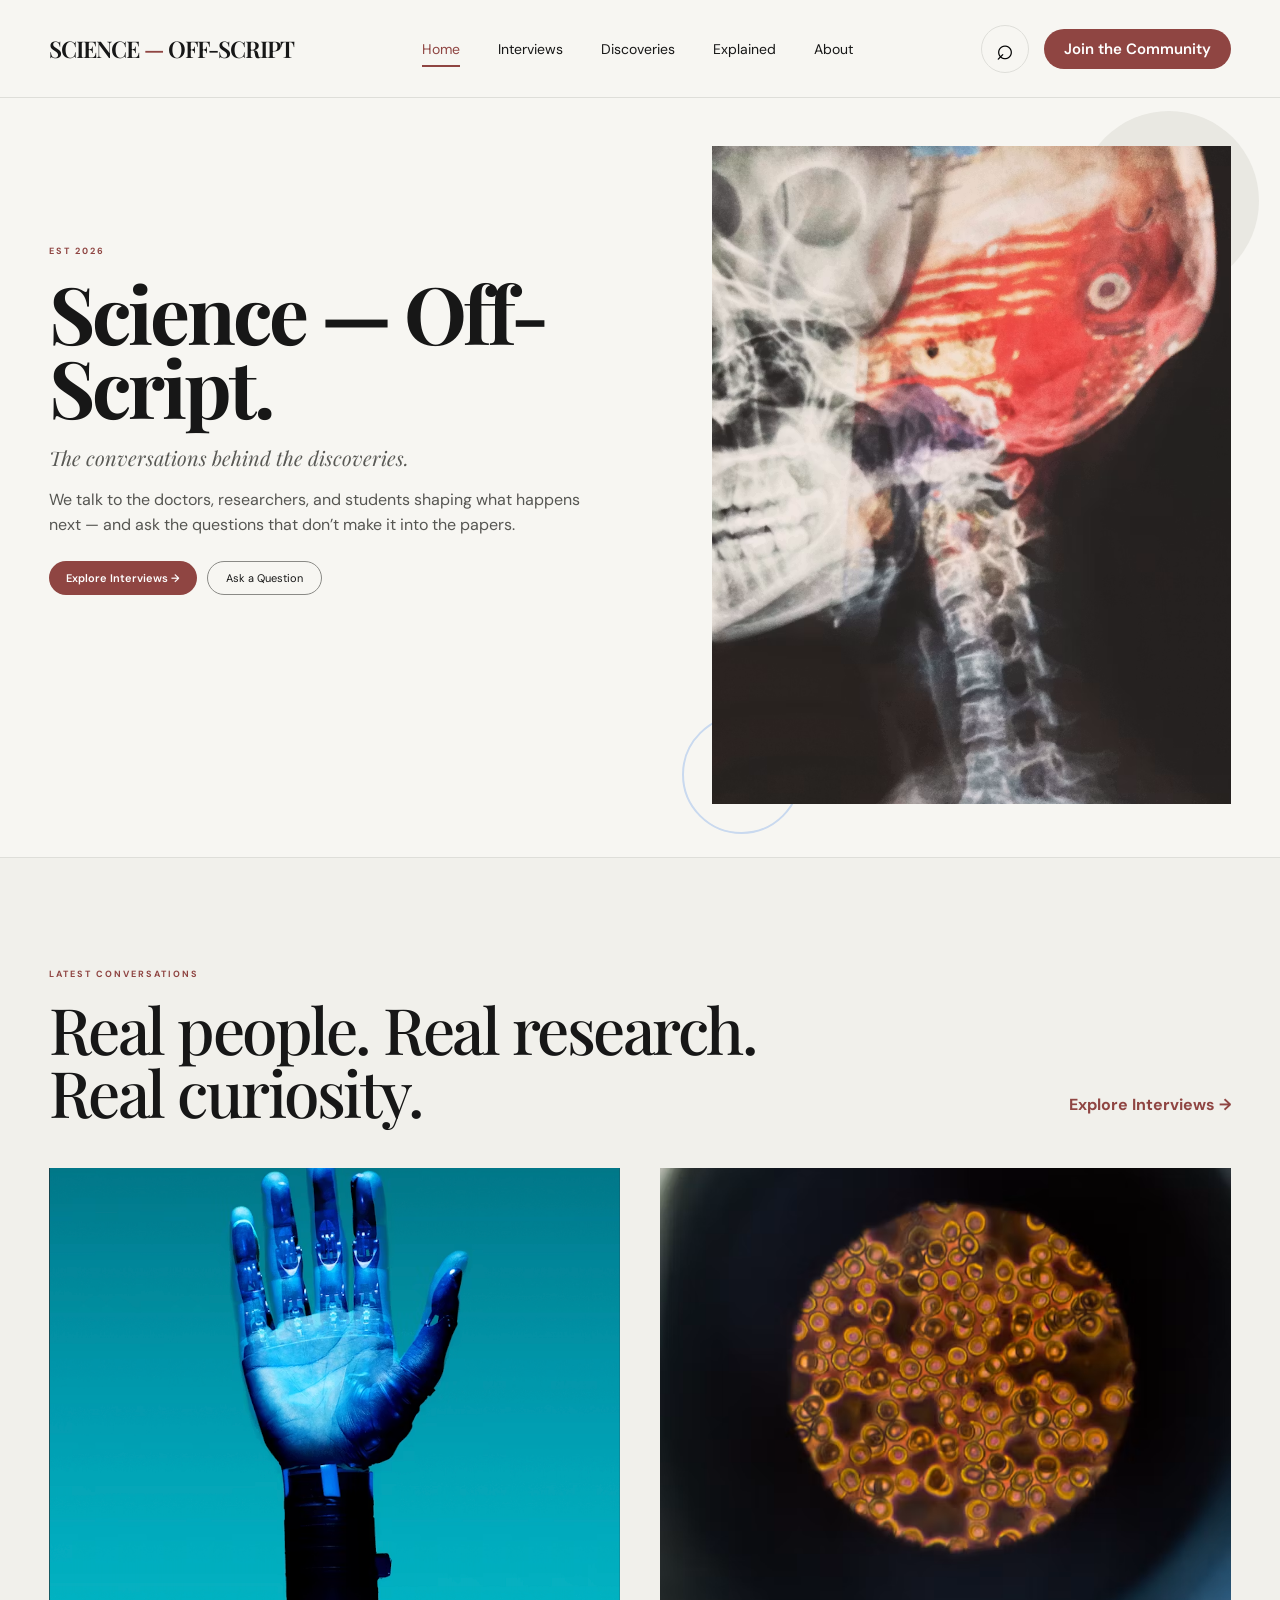
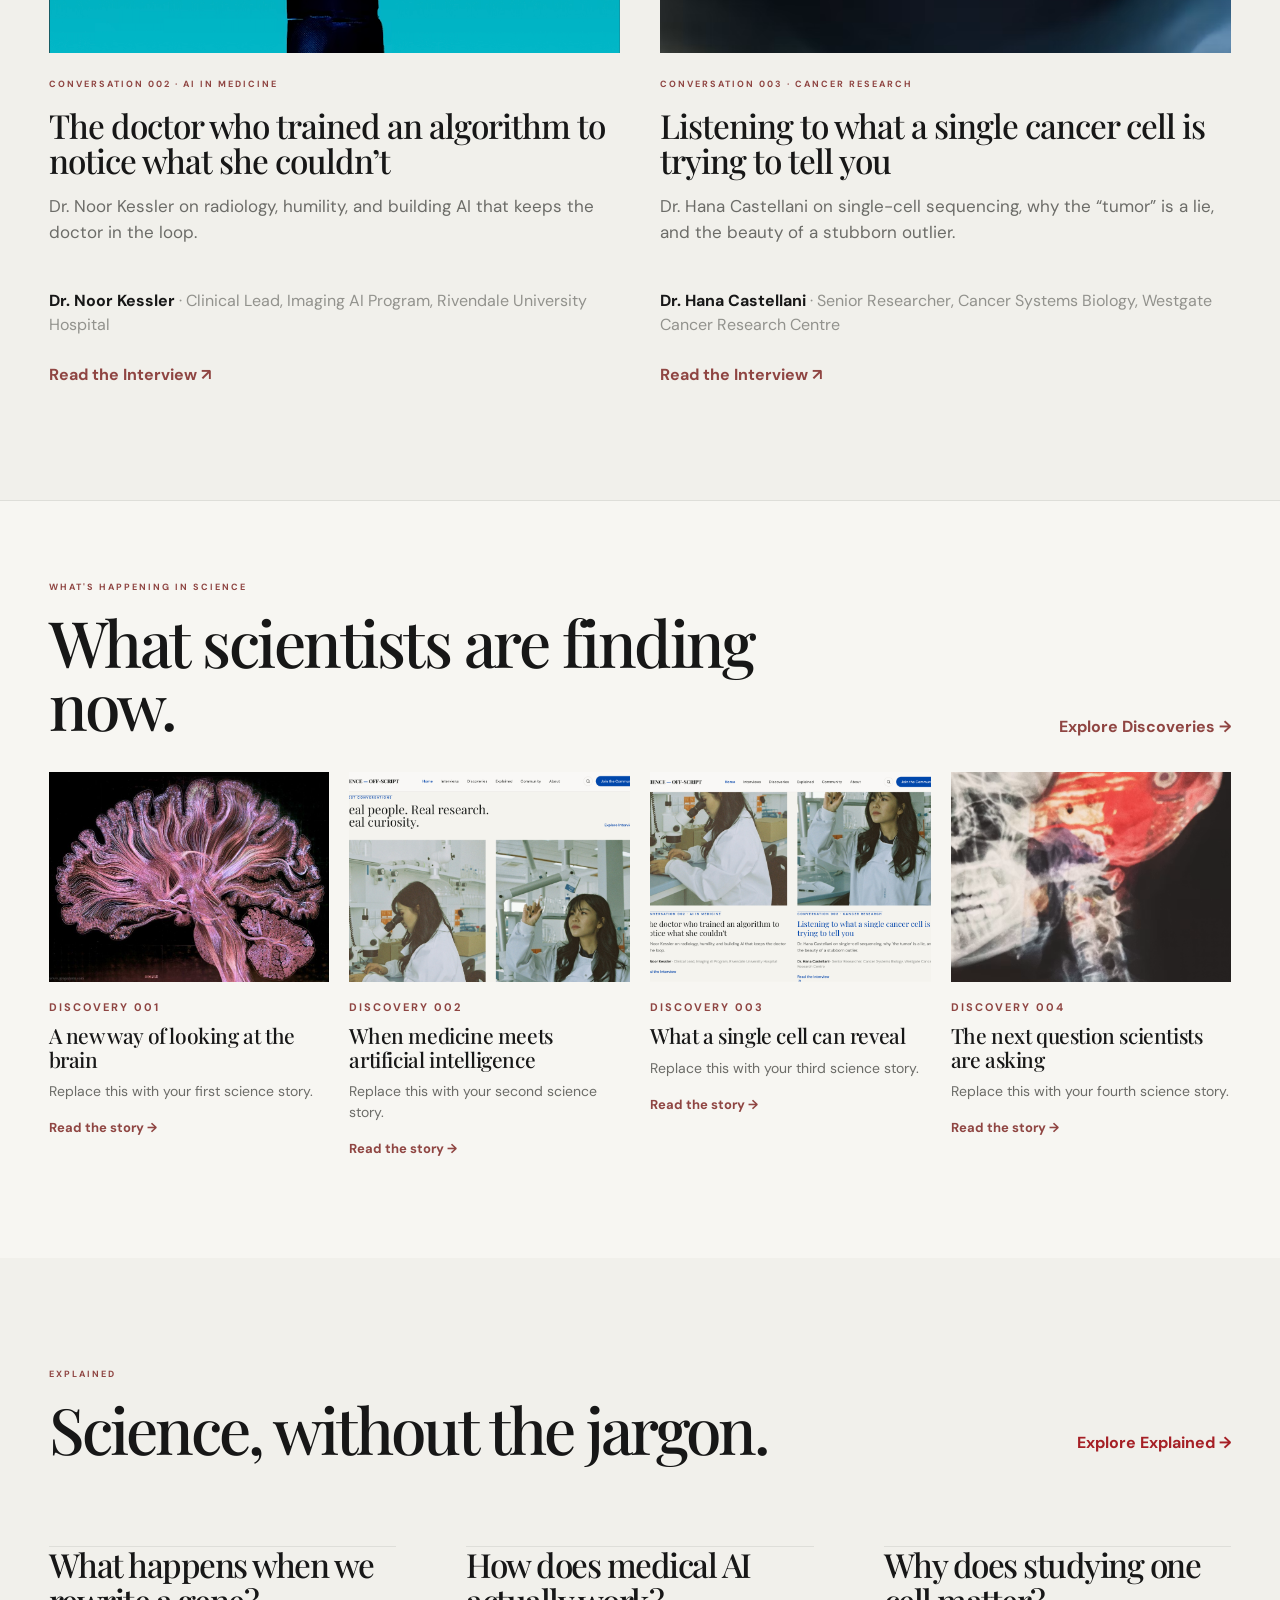
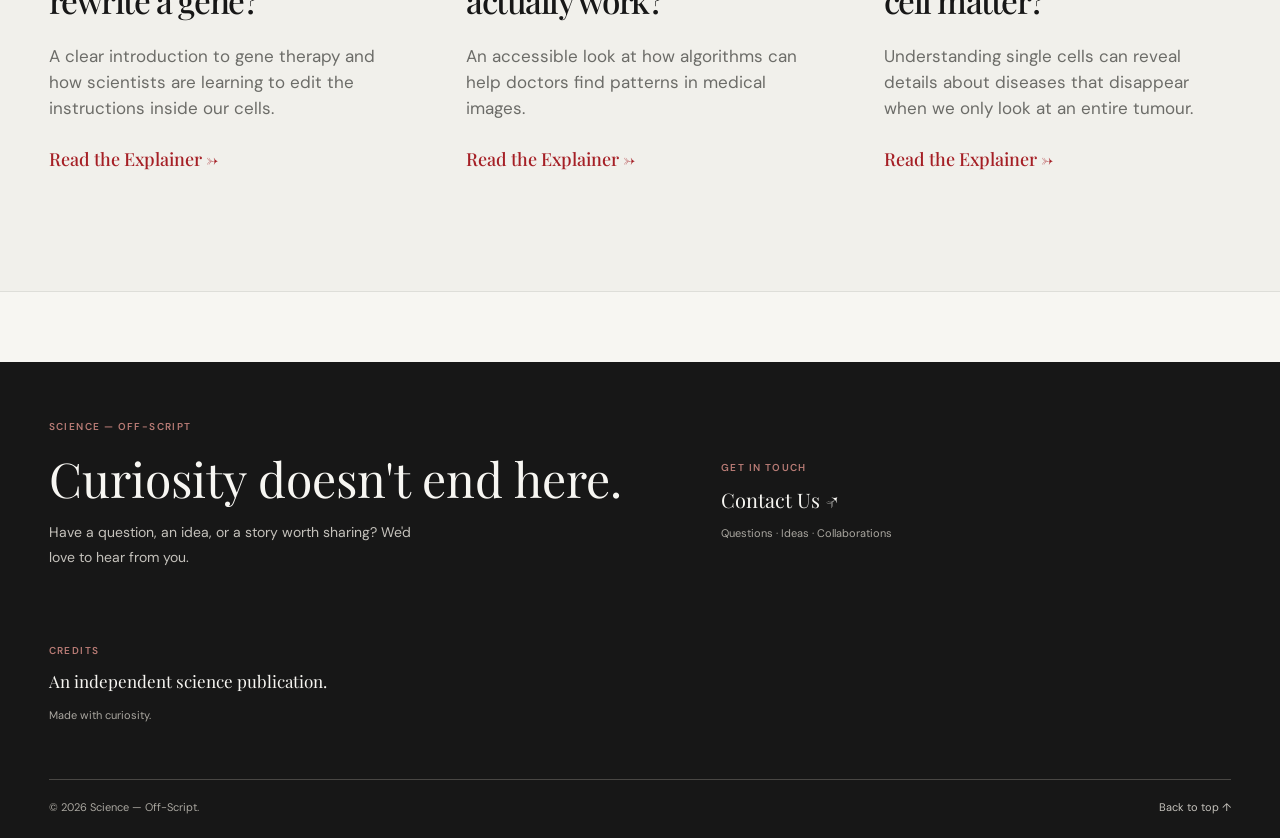
<file: index.html>
<!doctype html>
<html lang="en">
<head>
  <meta charset="utf-8">
  <meta name="viewport" content="width=device-width, initial-scale=1">
  <title>Science — Off-Script.</title>
  <meta name="description" content="The conversations behind the discoveries.">
  <link rel="preconnect" href="https://fonts.googleapis.com">
  <link rel="preconnect" href="https://fonts.gstatic.com" crossorigin>
  <link href="https://fonts.googleapis.com/css2?family=DM+Sans:wght@400;500;600;700&family=Playfair+Display:ital,wght@0,500;0,600;1,500&display=swap" rel="stylesheet">
  <link rel="stylesheet" href="styles.css">
</head>
<body>
  <header class="site-header" id="home">
    <a class="logo" href="index.html" aria-label="Science Off-Script home">SCIENCE <span>—</span> OFF-SCRIPT</a>
    <nav id="main-nav"></nav>
    <div class="header-actions">
      <button class="search-btn" aria-label="Search">⌕</button>
      <a class="pill-btn" id="community-top" href="#community"></a>
    </div>
    <button class="menu-btn" aria-label="Open menu">☰</button>
  </header>

  <main>
    <section class="hero section-pad">
      <div class="hero-copy">
        <p class="eyebrow" id="hero-eyebrow"></p>
        <h1 id="hero-title"></h1>
        <p class="hero-subtitle" id="hero-subtitle"></p>
        <p class="hero-description" id="hero-description"></p>
        <div class="button-row">
          <a class="pill-btn" id="hero-primary"></a>
          <a class="outline-btn" id="hero-secondary"></a>
        </div>
      </div>
    <div class="hero-image-wrap">
  <img id="hero-image" alt="">
</div>
    </section>

    <section class="latest section-pad" id="interviews">
      <div class="section-heading">
        <div>
          <p class="eyebrow" id="latest-eyebrow"></p>
          <h2 id="latest-title"></h2>
        </div>
        <a class="text-link" id="latest-link"></a>
      </div>
      <div class="conversation-grid" id="conversation-grid"></div>
    </section>

    <section class="home-discoveries section-pad" id="discoveries">
  <div class="home-discoveries-heading">
    <div>
      <p class="eyebrow" id="whats-happening-eyebrow"></p>
      <h2 id="whats-happening-title"></h2>
    </div>

    <a class="text-link" id="whats-happening-link"></a>
  </div>

  <div class="home-discoveries-grid" id="whats-happening-grid"></div>
</section>

   <section class="home-explained section-pad" id="explained">
  <div class="home-explained-heading">
    <div>
      <p class="eyebrow">EXPLAINED</p>
      <h2>Science, without the jargon.</h2>
    </div>

    <a class="text-link" href="explained.html">Explore Explained →</a>
  </div>

  <div class="home-explained-grid" id="home-explained-grid"></div>
</section>

  </main>

 <footer class="site-footer home-footer" id="home-footer">
  <div class="home-footer-main">
    <div class="home-footer-intro">
      <span class="home-footer-eyebrow">SCIENCE — OFF-SCRIPT</span>
      <h2>Curiosity doesn't end here.</h2>
      <p>
        Have a question, an idea, or a story worth sharing?
        We'd love to hear from you.
      </p>
    </div>

   <div class="home-footer-details">
  <div class="home-footer-contact">
    <span class="home-footer-label">GET IN TOUCH </span>
    <a href="mailto:scienceoffscript26@gmail.com">
      Contact Us ↗
    </a>
    <span>Questions · Ideas · Collaborations</span>
  </div>
</div>

      <div class="home-footer-credit">
        <span class="home-footer-label">CREDITS</span>
        <p>An independent science publication.</p>
        <span>Made with curiosity.</span>
      </div>
    </div>
  </div>

  <div class="home-footer-bottom">
    <span id="copyright"></span>
    <a href="#top" class="home-footer-top">Back to top ↑</a>
  </div>
</footer>
  
  <script src="content.js"></script>
  <script src="script.js"></script>
</body>
</html>
</file>
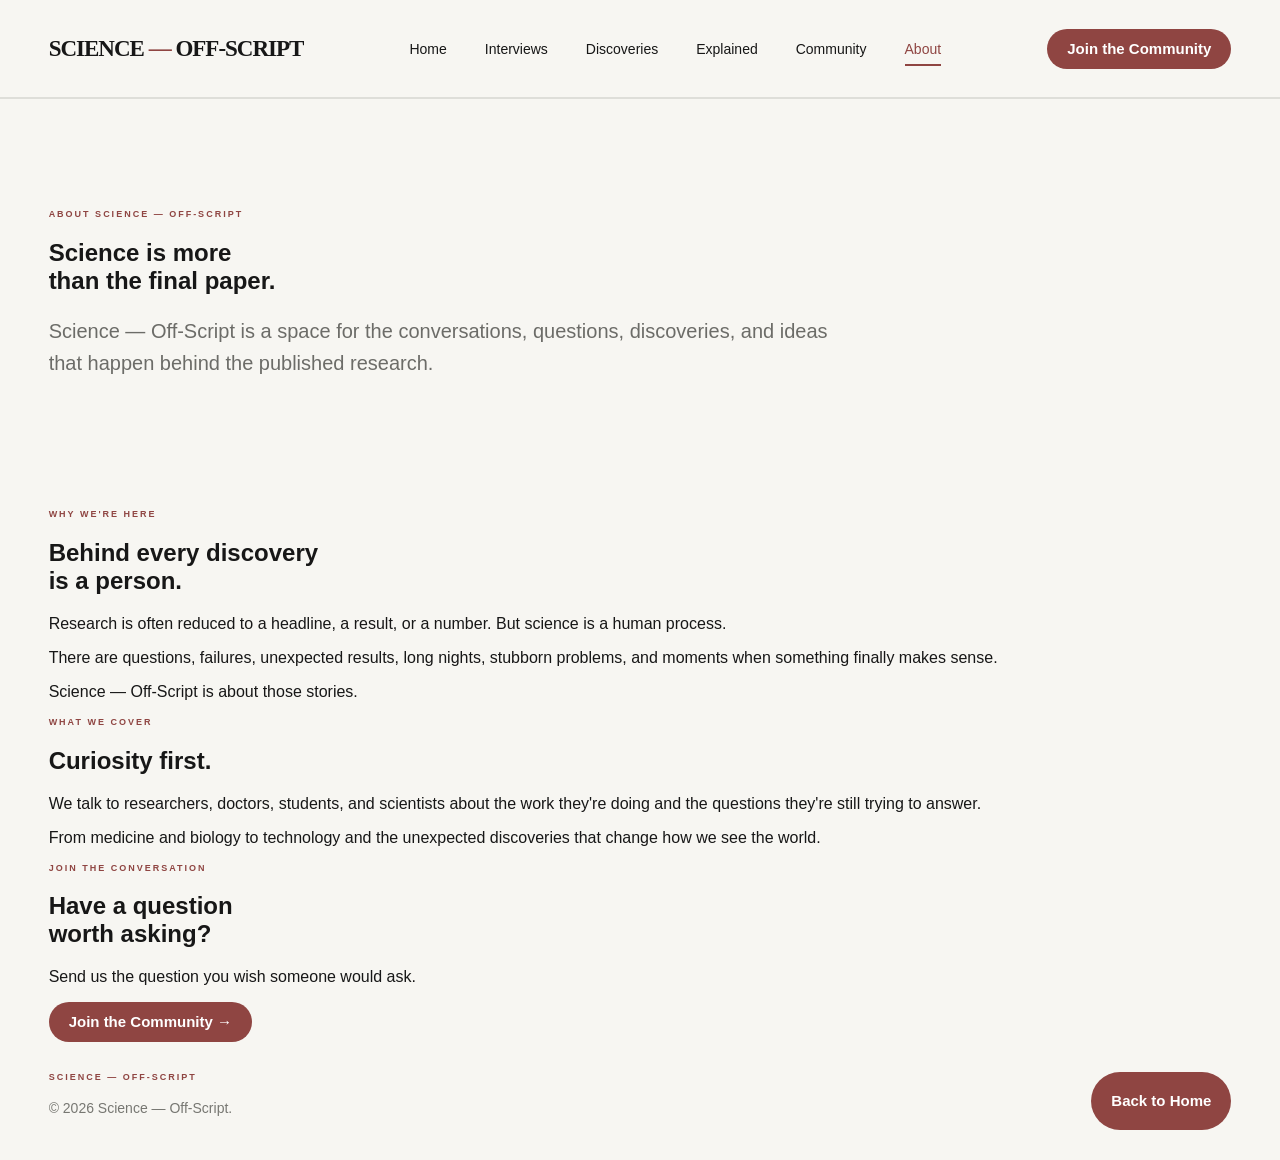
<file: about.html>
<!DOCTYPE html>
<html lang="en">
<head>
  <meta charset="UTF-8">
  <meta name="viewport" content="width=device-width, initial-scale=1.0">

  <title>About — Science Off-Script</title>

  <link rel="stylesheet" href="styles.css">
</head>

<body>

  <header class="site-header">

    <a class="logo" href="index.html">
      SCIENCE <span>—</span> OFF-SCRIPT
    </a>

    <nav class="main-nav">
      <a href="index.html">Home</a>
      <a href="interviews.html">Interviews</a>
      <a href="discoveries.html">Discoveries</a>
      <a href="explained.html">Explained</a>
      <a href="community.html">Community</a>
      <a href="about.html" class="active">About</a>
    </nav>

    <div class="header-actions">
      <a class="pill-btn" href="community.html">
        Join the Community
      </a>
    </div>

  </header>


  <main>

    <section class="simple-section section-pad">

      <p class="eyebrow">
        ABOUT SCIENCE — OFF-SCRIPT
      </p>

      <h1>
        Science is more<br>
        than the final paper.
      </h1>

      <p class="section-intro">
        Science — Off-Script is a space for the conversations,
        questions, discoveries, and ideas that happen behind
        the published research.
      </p>

    </section>


    <section class="section-pad">

      <div class="about-grid">

        <div>

          <p class="eyebrow">
            WHY WE'RE HERE
          </p>

          <h2>
            Behind every discovery<br>
            is a person.
          </h2>

        </div>


        <div class="about-copy">

          <p>
            Research is often reduced to a headline, a result,
            or a number. But science is a human process.
          </p>

          <p>
            There are questions, failures, unexpected results,
            long nights, stubborn problems, and moments when
            something finally makes sense.
          </p>

          <p>
            Science — Off-Script is about those stories.
          </p>

        </div>

      </div>

    </section>


    <section class="section-pad">

      <div class="about-grid">

        <div>

          <p class="eyebrow">
            WHAT WE COVER
          </p>

          <h2>
            Curiosity first.
          </h2>

        </div>


        <div class="about-copy">

          <p>
            We talk to researchers, doctors, students, and
            scientists about the work they're doing and the
            questions they're still trying to answer.
          </p>

          <p>
            From medicine and biology to technology and the
            unexpected discoveries that change how we see
            the world.
          </p>

        </div>

      </div>

    </section>


    <section class="section-pad about-cta">

      <p class="eyebrow">
        JOIN THE CONVERSATION
      </p>

      <h2>
        Have a question<br>
        worth asking?
      </h2>

      <p>
        Send us the question you wish someone would ask.
      </p>

      <a class="pill-btn" href="community.html">
        Join the Community →
      </a>

    </section>

  </main>


  <footer class="site-footer">

    <div>
      <p class="eyebrow">
        SCIENCE — OFF-SCRIPT
      </p>

      <p>
        © 2026 Science — Off-Script.
      </p>
    </div>

    <a class="pill-btn" href="index.html">
      Back to Home
    </a>

  </footer>


</body>
</html>
</file>
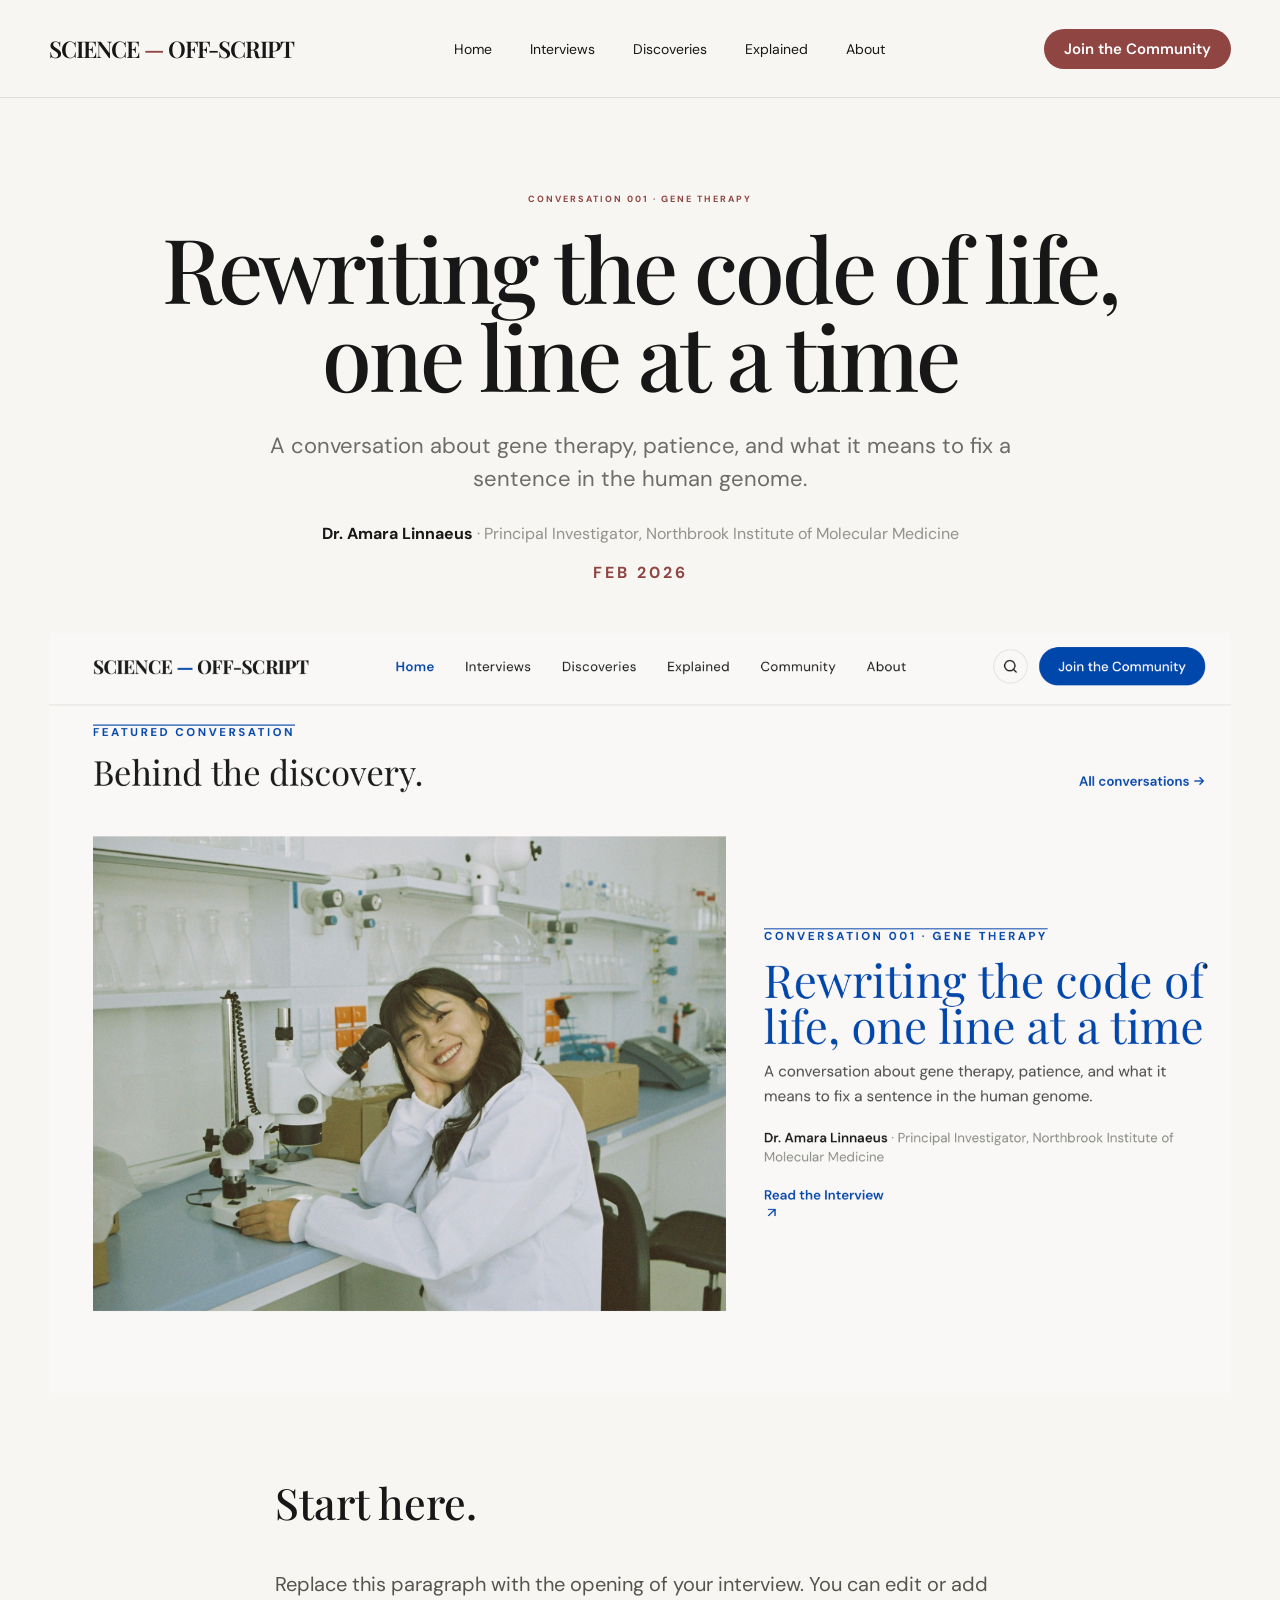
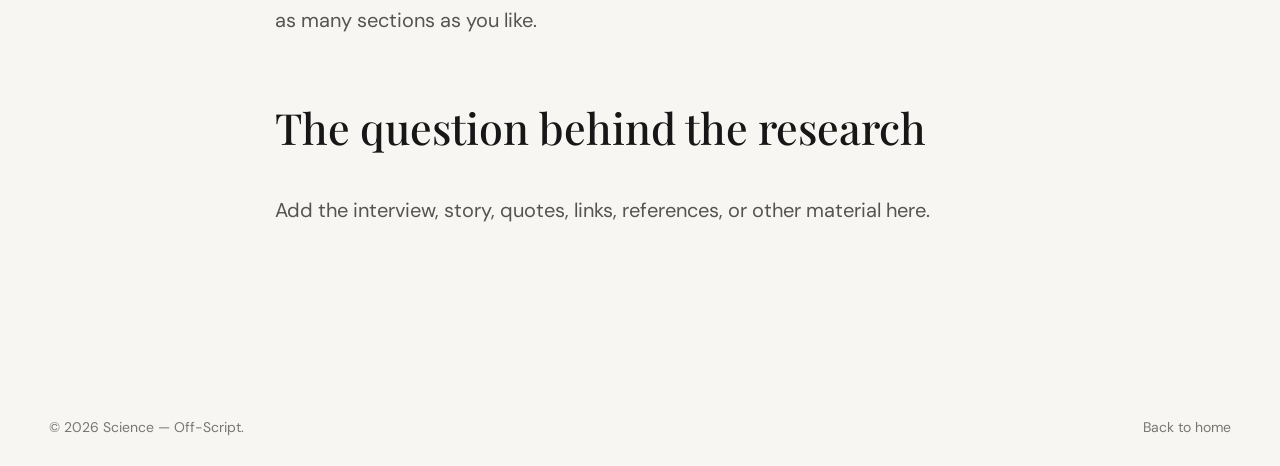
<file: article.html>
<!doctype html>
<html lang="en">
<head>
  <meta charset="utf-8">
  <meta name="viewport" content="width=device-width, initial-scale=1">
  <title>Interview — Science Off-Script</title>
  <link rel="preconnect" href="https://fonts.googleapis.com">
  <link rel="preconnect" href="https://fonts.gstatic.com" crossorigin>
  <link href="https://fonts.googleapis.com/css2?family=DM+Sans:wght@400;500;600;700&family=Playfair+Display:ital,wght@0,500;0,600;1,500&display=swap" rel="stylesheet">
  <link rel="stylesheet" href="styles.css">
</head>
<body>
  <header class="site-header">
    <a class="logo" href="index.html">SCIENCE <span>—</span> OFF-SCRIPT</a>
    <nav id="main-nav"></nav>
    <div class="header-actions"><a class="pill-btn" id="community-top" href="index.html#community">Join the Community</a></div>
    <button class="menu-btn" aria-label="Open menu">☰</button>
  </header>
  <main id="article-root"></main>
  <footer class="site-footer"><span>© 2026 Science — Off-Script.</span><a href="index.html">Back to home</a></footer>
  <script src="content.js"></script>
  <script src="script.js"></script>
</body>
</html>
</file>
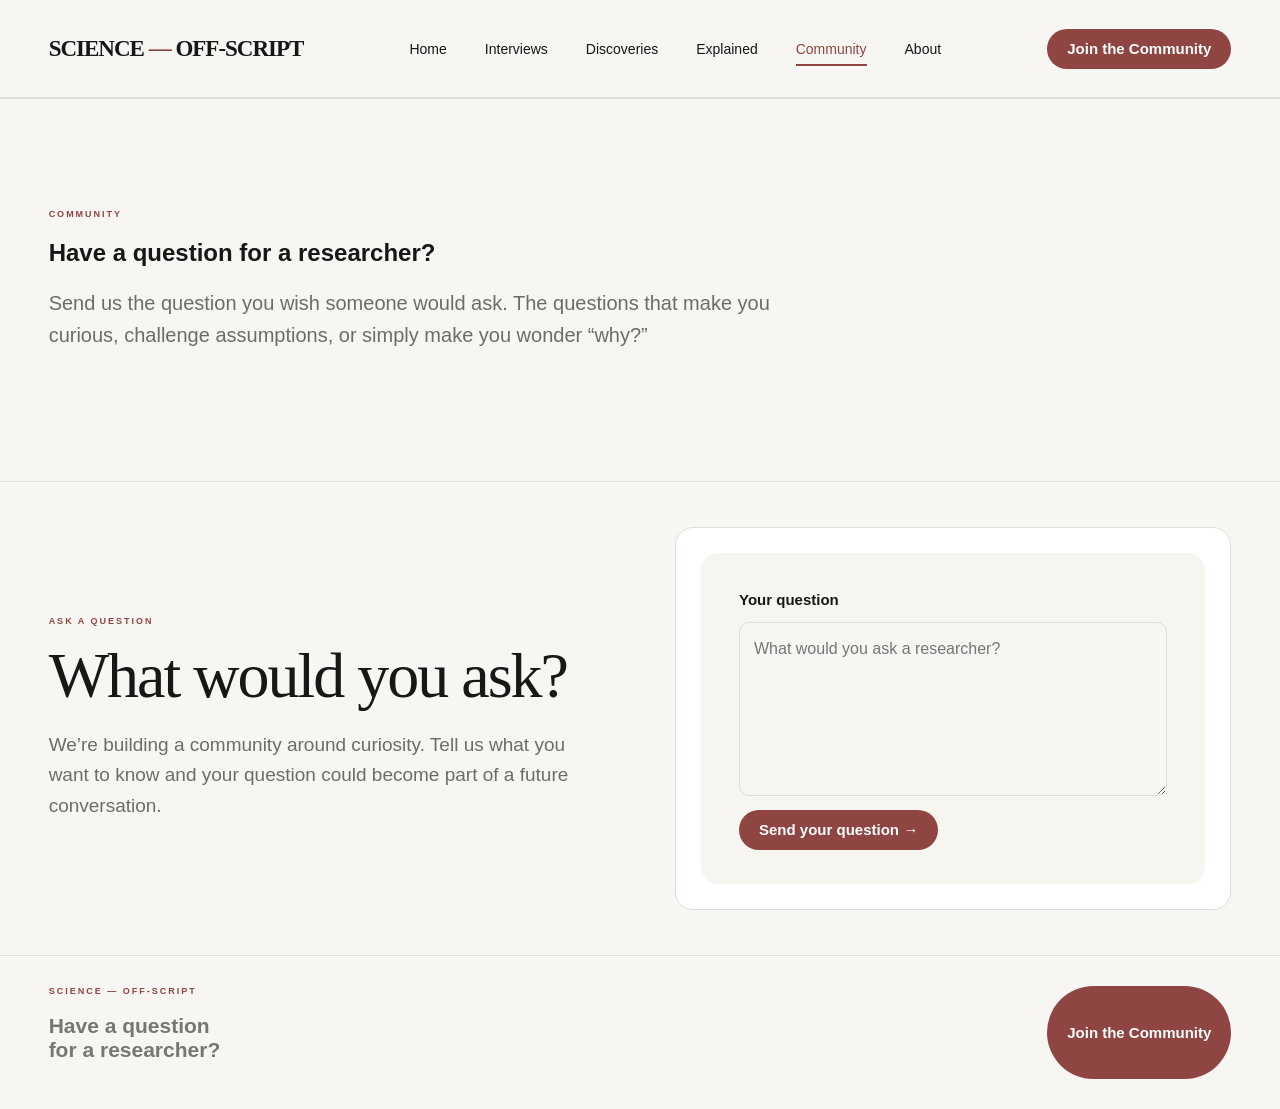
<file: community.html>
<!DOCTYPE html>
<html lang="en">
<head>
  <meta charset="UTF-8">
  <meta name="viewport" content="width=device-width, initial-scale=1.0">

  <title>Community — Science Off-Script</title>

  <link rel="stylesheet" href="styles.css">
</head>

<body>

  <header class="site-header">

    <a class="logo" href="index.html">
      SCIENCE <span>—</span> OFF-SCRIPT
    </a>

    <nav class="main-nav">
      <a href="index.html">Home</a>
      <a href="interviews.html">Interviews</a>
      <a href="discoveries.html">Discoveries</a>
      <a href="explained.html">Explained</a>
      <a href="community.html" class="active">Community</a>
      <a href="about.html">About</a>
    </nav>

    <div class="header-actions">
      <a class="pill-btn" href="community.html">
        Join the Community
      </a>
    </div>

  </header>


  <main>

    <section class="simple-section section-pad">

      <p class="eyebrow" id="community-eyebrow"></p>

      <h1 id="community-title"></h1>

      <p class="section-intro" id="community-description"></p>

    </section>


    <section class="section-pad community-section">

  <div class="community-text">

    <p class="eyebrow">
      ASK A QUESTION
    </p>

    <h2 id="community-form-title"></h2>

    <p id="community-form-text"></p>

  </div>


  <div class="community-form-box">

    <form class="community-form">

      <label for="question">
        Your question
      </label>

      <textarea
        id="question"
        name="question"
        rows="6"
        placeholder="What would you ask a researcher?"
      ></textarea>

      <button type="submit" class="pill-btn">
        Send your question →
      </button>

    </form>

  </div>

</section>

  </main>


  <footer class="site-footer">

    <div>

      <p class="eyebrow">
        SCIENCE — OFF-SCRIPT
      </p>

      <h2>
        Have a question<br>
        for a researcher?
      </h2>

    </div>

    <a class="pill-btn" href="community.html">
      Join the Community
    </a>

  </footer>


  <script src="content.js"></script>
  <script src="script.js"></script>

</body>
</html>
</file>
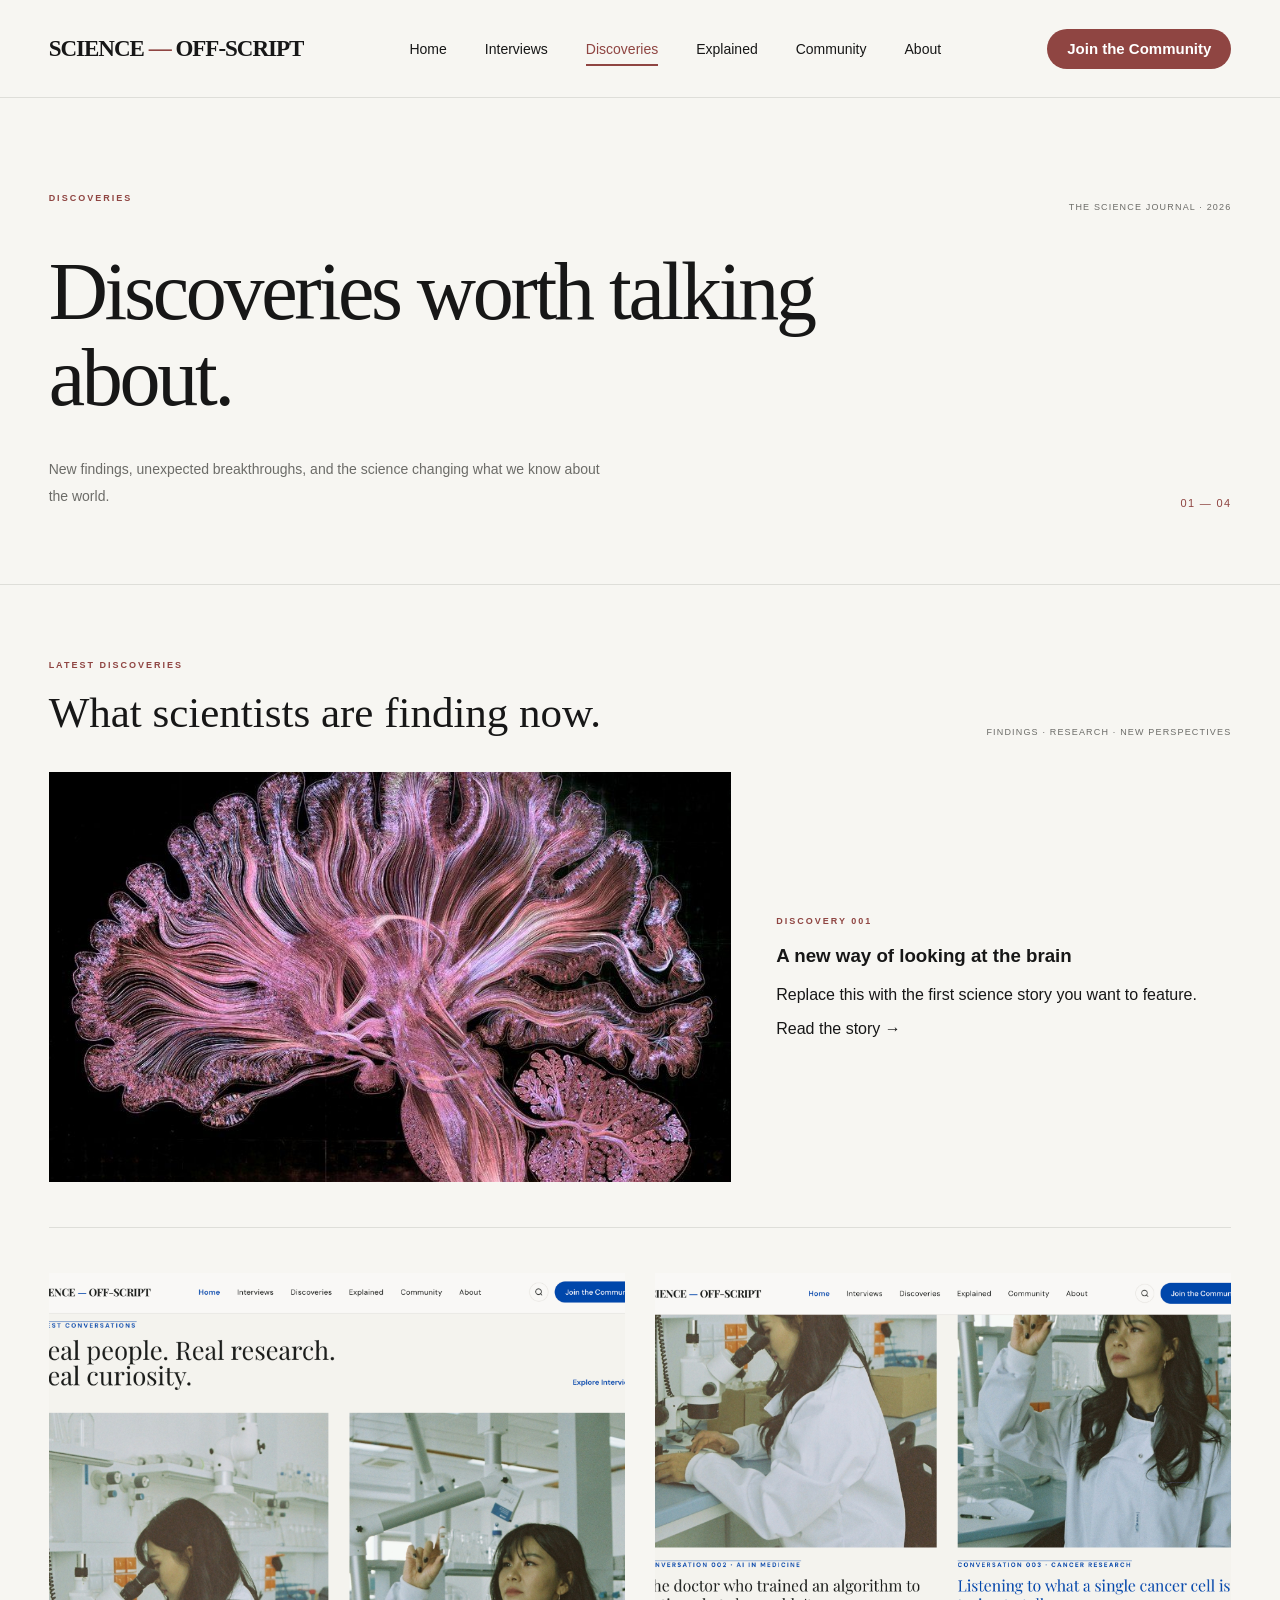
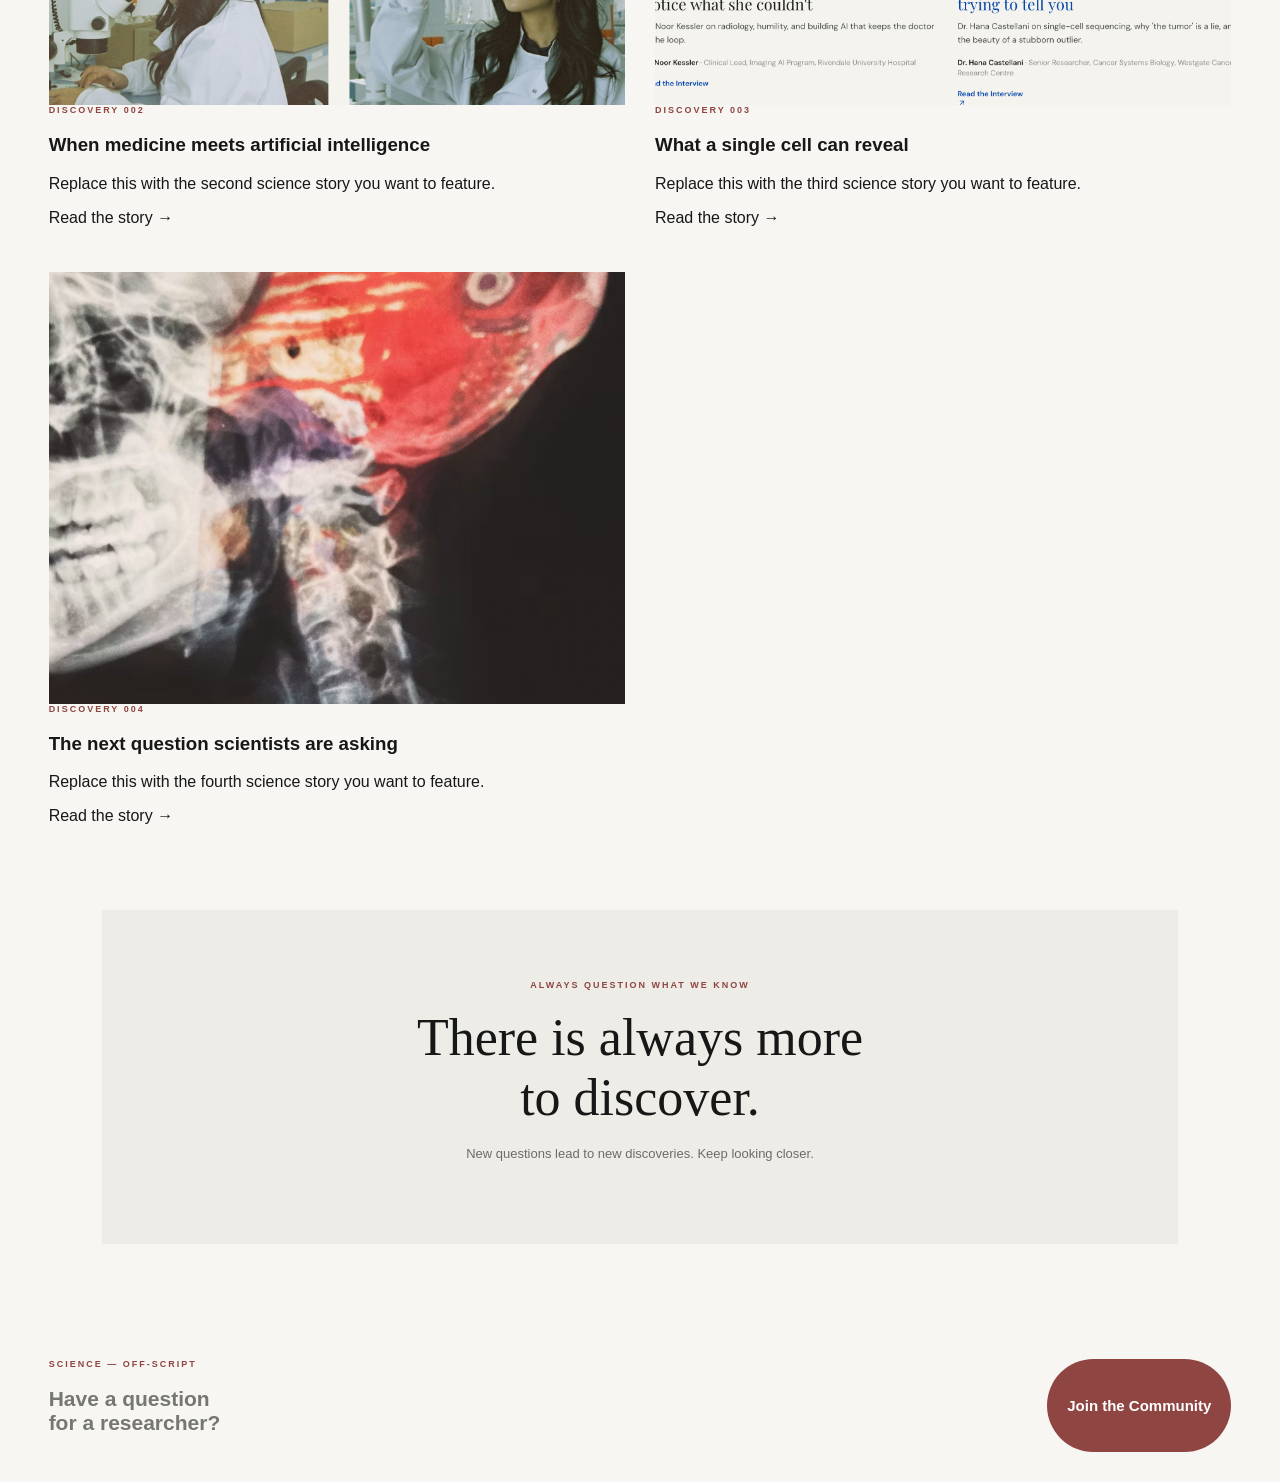
<file: discoveries.html>
<!DOCTYPE html>
<html lang="en">
<head>
  <meta charset="UTF-8">
  <meta name="viewport" content="width=device-width, initial-scale=1.0">

  <title>Discoveries — Science Off-Script</title>

  <link rel="stylesheet" href="styles.css">
</head>

<body>

  <header class="site-header">

    <a class="logo" href="index.html">
      SCIENCE <span>—</span> OFF-SCRIPT
    </a>

    <nav class="main-nav">
      <a href="index.html">Home</a>
      <a href="interviews.html">Interviews</a>
      <a href="discoveries.html" class="active">Discoveries</a>
      <a href="explained.html">Explained</a>
      <a href="community.html">Community</a>
      <a href="about.html">About</a>
    </nav>

    <div class="header-actions">
      <a class="pill-btn" href="community.html">
        Join the Community
      </a>
    </div>

  </header>


 
<main class="discoveries-page">

  <!-- INTRODUCTION -->
  <section class="discoveries-intro section-pad">
    <div class="discoveries-intro-top">
      <p class="eyebrow" id="discoveries-eyebrow"></p>
      <span class="discoveries-edition">THE SCIENCE JOURNAL · 2026</span>
    </div>

    <h1 id="discoveries-title"></h1>

    <div class="discoveries-intro-bottom">
      <p class="section-intro" id="discoveries-description"></p>
      <span class="discoveries-intro-mark">01 — 04</span>
    </div>
  </section>


  <!-- LATEST RESEARCH -->
  <section class="discoveries-latest section-pad">

    <div class="discoveries-section-top">
      <div>
        <p class="eyebrow" id="discoveries-section-eyebrow"></p>
        <h2 id="discoveries-section-title"></h2>
      </div>

      <span class="discoveries-section-note">
        FINDINGS · RESEARCH · NEW PERSPECTIVES
      </span>
    </div>

    <div class="discoveries-featured" id="discoveries-grid"></div>

  </section>

  <!-- CLOSING NOTE -->
  <section class="discoveries-closing">
    <p class="eyebrow">ALWAYS QUESTION WHAT WE KNOW</p>
    <h2>There is always more<br>to discover.</h2>
    <p>
      New questions lead to new discoveries.
      Keep looking closer.
    </p>
  </section>

</main>


  <footer class="site-footer">

    <div>

      <p class="eyebrow">
        SCIENCE — OFF-SCRIPT
      </p>

      <h2>
        Have a question<br>
        for a researcher?
      </h2>

    </div>

    <a class="pill-btn" href="community.html">
      Join the Community
    </a>

  </footer>


  <script src="content.js"></script>
  <script src="script.js"></script>

</body>
</html>
</file>
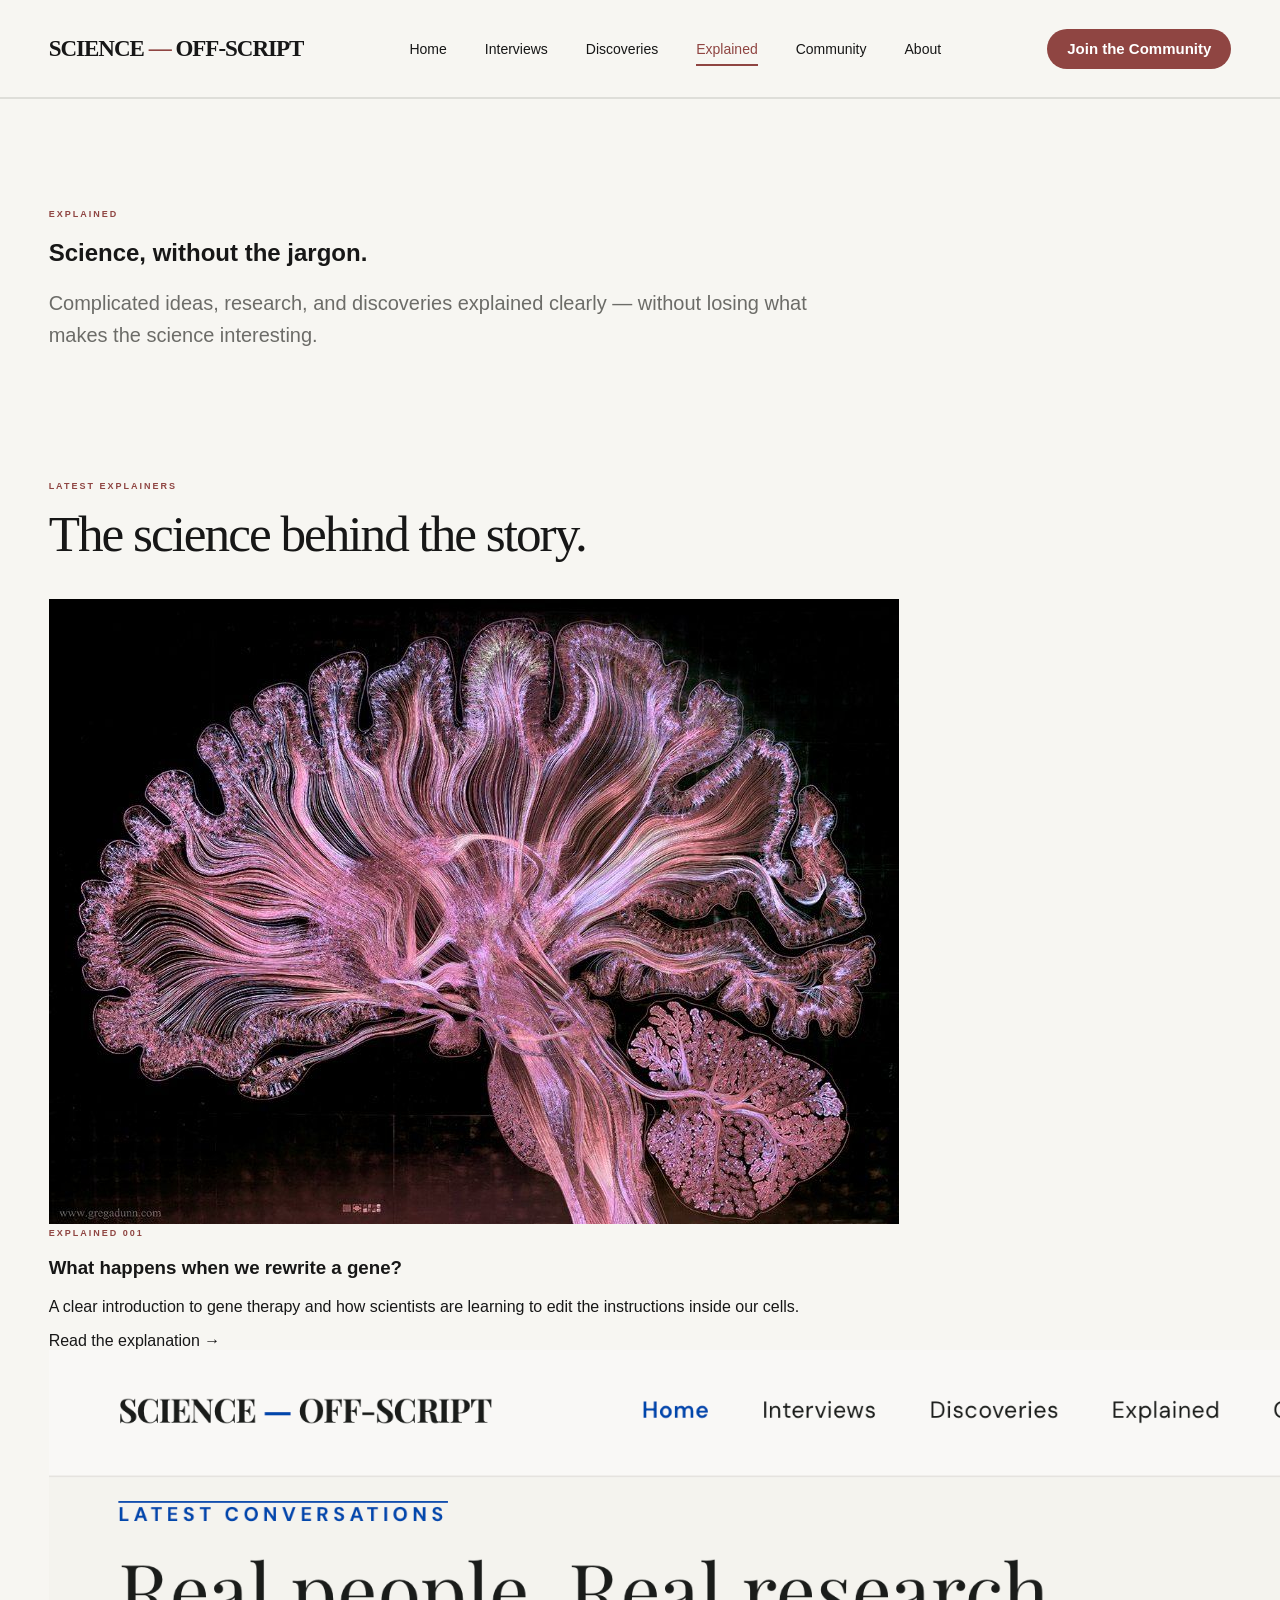
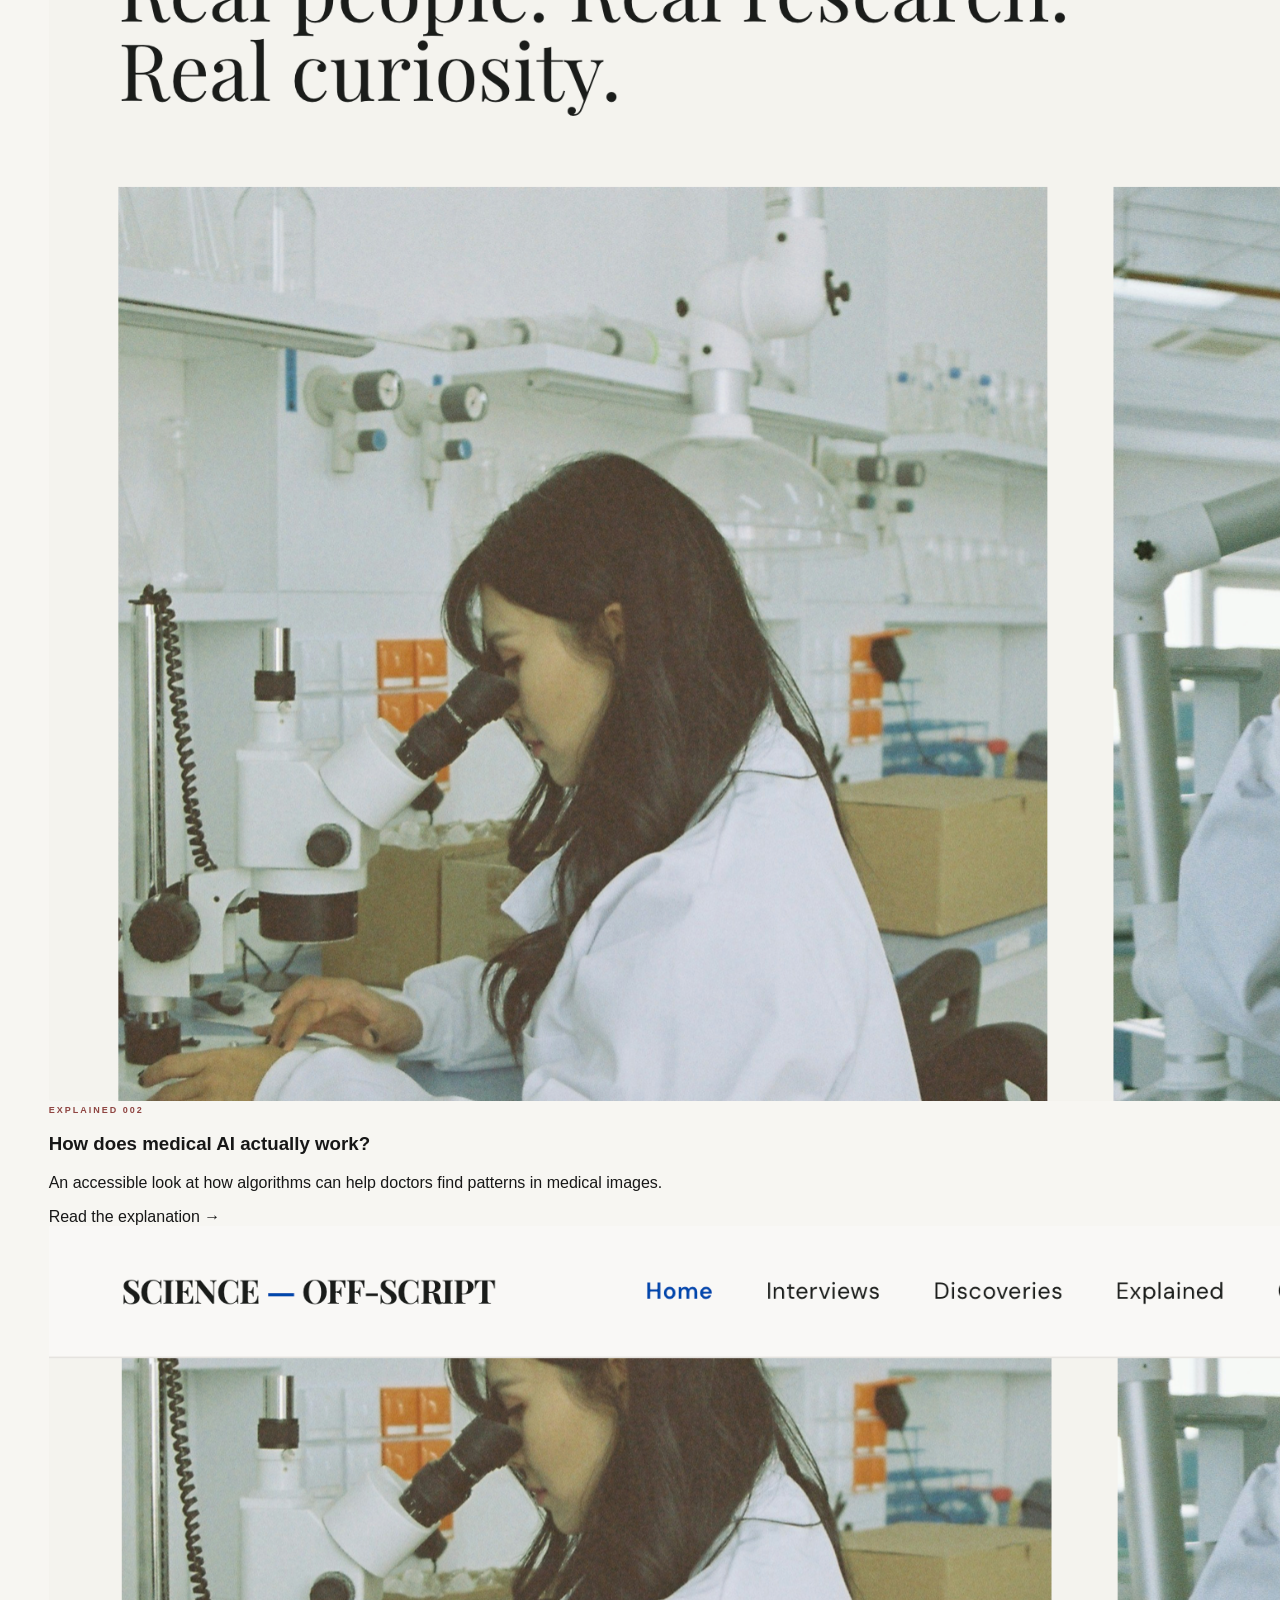
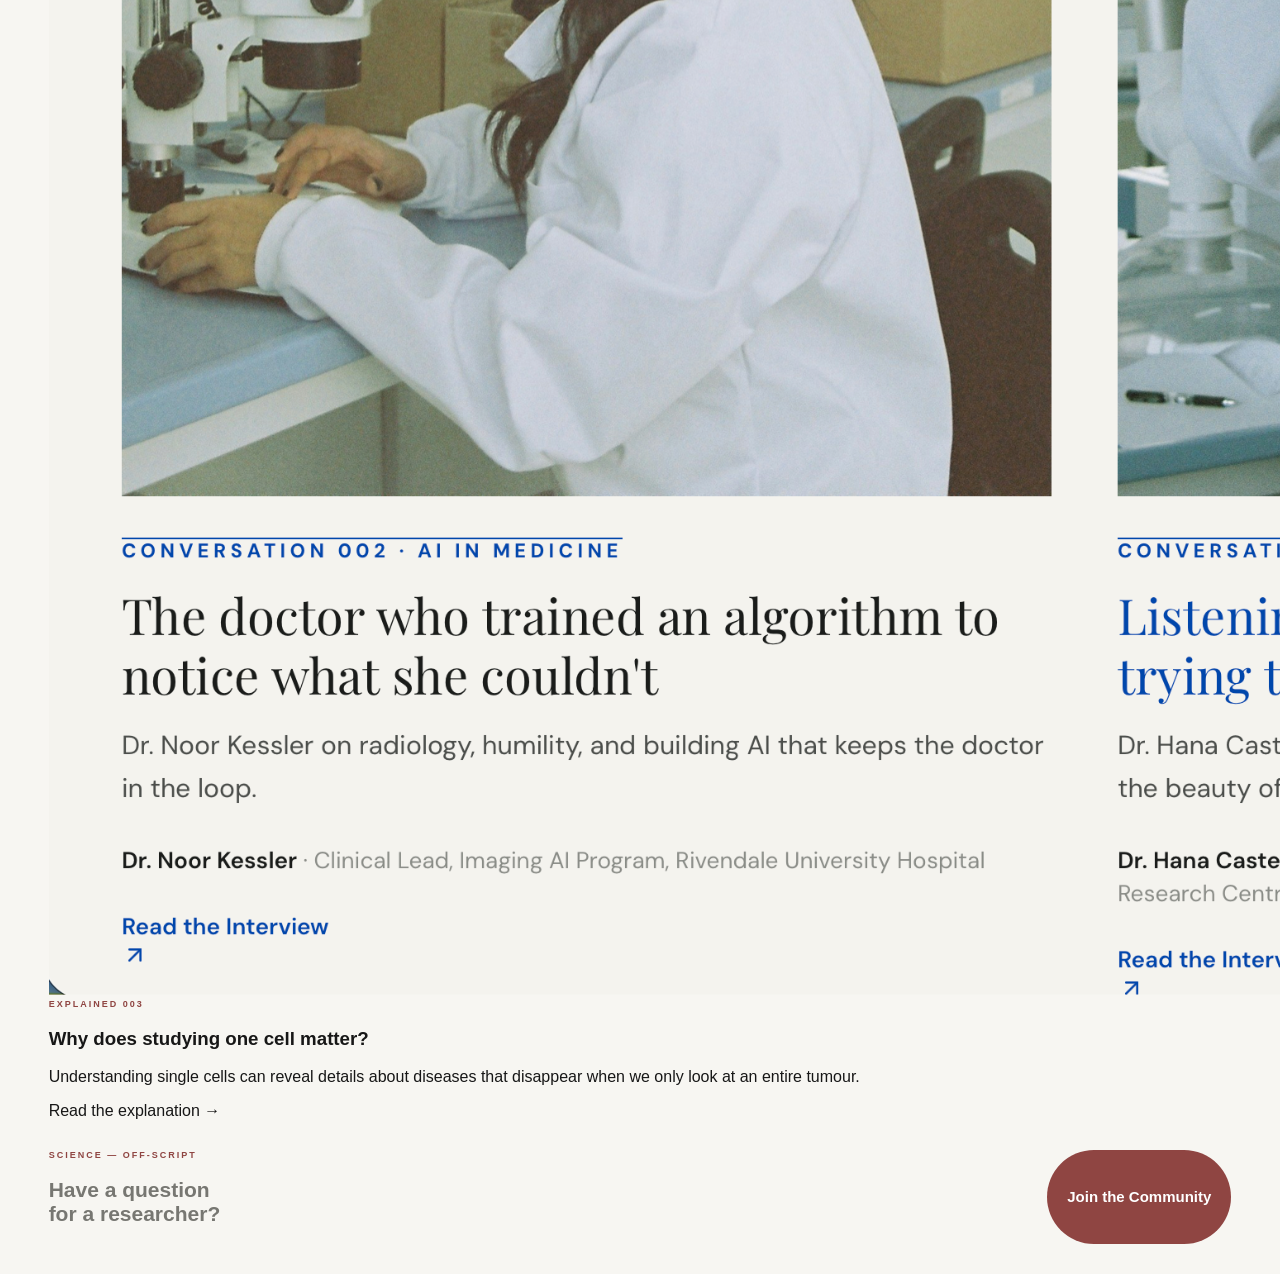
<file: explained.html>
<!DOCTYPE html>
<html lang="en">
<head>
  <meta charset="UTF-8">
  <meta name="viewport" content="width=device-width, initial-scale=1.0">

  <title>Explained — Science Off-Script</title>

  <link rel="stylesheet" href="styles.css">
</head>

<body>

  <header class="site-header">

    <a class="logo" href="index.html">
      SCIENCE <span>—</span> OFF-SCRIPT
    </a>

    <nav class="main-nav">
      <a href="index.html">Home</a>
      <a href="interviews.html">Interviews</a>
      <a href="discoveries.html">Discoveries</a>
      <a href="explained.html" class="active">Explained</a>
      <a href="community.html">Community</a>
      <a href="about.html">About</a>
    </nav>

    <div class="header-actions">
      <a class="pill-btn" href="community.html">
        Join the Community
      </a>
    </div>

  </header>


  <main>

    <section class="simple-section section-pad">

      <p class="eyebrow" id="explained-eyebrow"></p>

      <h1 id="explained-title"></h1>

      <p class="section-intro" id="explained-description"></p>

    </section>


    <section class="section-pad">

      <div class="section-heading">
        <div>

          <p class="eyebrow" id="explained-section-eyebrow"></p>

          <h2 id="explained-section-title"></h2>

        </div>
      </div>

      <div class="card-grid" id="explained-grid"></div>

    </section>

  </main>


  <footer class="site-footer">

    <div>

      <p class="eyebrow">
        SCIENCE — OFF-SCRIPT
      </p>

      <h2>
        Have a question<br>
        for a researcher?
      </h2>

    </div>

    <a class="pill-btn" href="community.html">
      Join the Community
    </a>

  </footer>


  <script src="content.js"></script>
  <script src="script.js"></script>

</body>
</html>
</file>
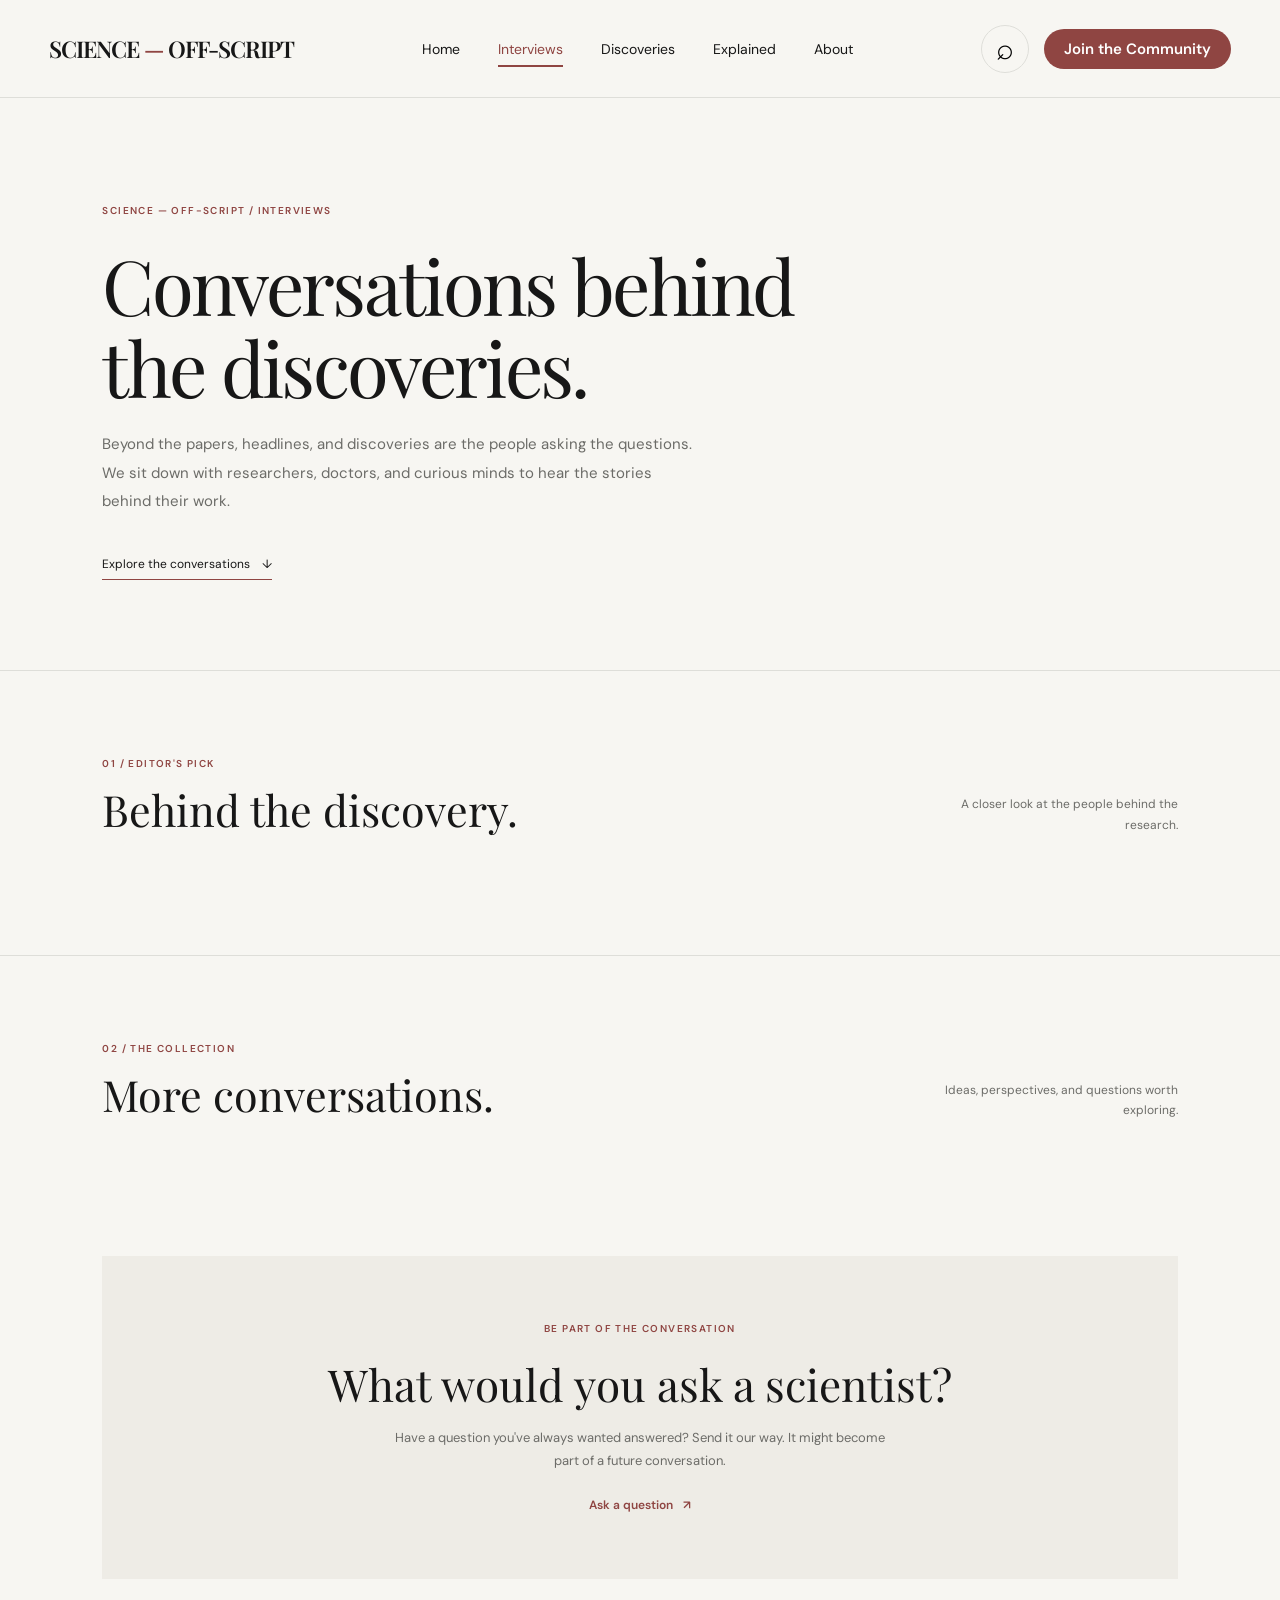
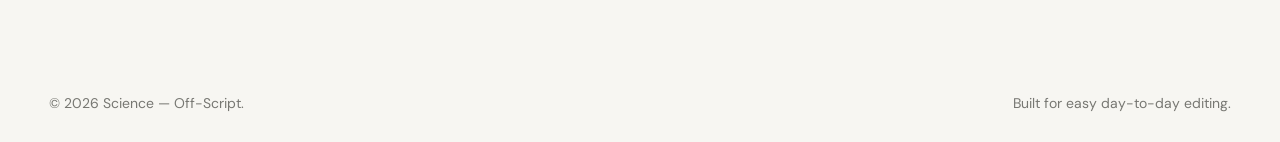
<file: interviews.html>
<!doctype html>
<html lang="en">

<head>
<meta charset="utf-8">
<meta name="viewport" content="width=device-width, initial-scale=1">

<title>Interviews — Science Off-Script</title>

<meta name="description" content="Conversations with the people shaping science.">

<link rel="preconnect" href="https://fonts.googleapis.com">
<link rel="preconnect" href="https://fonts.gstatic.com" crossorigin>

<link href="https://fonts.googleapis.com/css2?family=DM+Sans:wght@400;500;600;700&family=Playfair+Display:ital,wght@0,500;0,600;1,500&display=swap" rel="stylesheet">

<link rel="stylesheet" href="styles.css">
</head>

<body>

<header class="site-header">

<a class="logo" href="index.html" aria-label="Science Off-Script home">
SCIENCE <span>—</span> OFF-SCRIPT
</a>

<nav id="main-nav"></nav>

<div class="header-actions">

<button class="search-btn" aria-label="Search">⌕</button>

<a class="pill-btn" id="community-top" href="community.html">
Join the Community
</a>

</div>

<button class="menu-btn" aria-label="Open menu">☰</button>

</header>


<main class="interviews-page">

  <!-- INTRODUCTION -->
  <section class="interviews-intro">
    <div class="interviews-intro-inner">
      <span class="interviews-eyebrow">SCIENCE — OFF-SCRIPT / INTERVIEWS</span>

      <h1>
        Conversations behind<br>
        the discoveries.
      </h1>

      <p>
        Beyond the papers, headlines, and discoveries are the people
        asking the questions. We sit down with researchers, doctors,
        and curious minds to hear the stories behind their work.
      </p>

      <a href="#featured-interview" class="interviews-text-link">
        Explore the conversations <span>↓</span>
      </a>
    </div>
  </section>

  <!-- FEATURED INTERVIEW -->
  <section class="featured-interview-section" id="featured-interview">
    <div class="interviews-section-heading">
      <div>
        <span class="interviews-eyebrow">01 / EDITOR'S PICK</span>
        <h2>Behind the discovery.</h2>
      </div>
      <span class="interviews-heading-note">A closer look at the people behind the research.</span>
    </div>

    <div id="featured-interview-content"></div>
  </section>

  <!-- ALL INTERVIEWS -->
  <section class="all-interviews-section" id="interviews">
    <div class="interviews-section-heading">
      <div>
        <span class="interviews-eyebrow">02 / THE COLLECTION</span>
        <h2>More conversations.</h2>
      </div>
      <span class="interviews-heading-note">Ideas, perspectives, and questions worth exploring.</span>
    </div>

    <div class="interviews-grid" id="interviews-grid"></div>
  </section>

  <!-- COMMUNITY INVITATION -->
  <section class="interviews-community">
    <span class="interviews-eyebrow">BE PART OF THE CONVERSATION</span>
    <h2>What would you ask a scientist?</h2>
    <p>
      Have a question you've always wanted answered?
      Send it our way. It might become part of a future conversation.
    </p>
    <a href="community.html" class="interviews-community-link">
      Ask a question <span>↗</span>
    </a>
  </section>

</main>

<script>
(function () {
  const featured = SITE.featured;
  const conversations = SITE.conversations || [];

  const escapeHTML = (value = '') =>
    String(value).replace(/[&<>"']/g, char => ({
      '&': '&amp;',
      '<': '&lt;',
      '>': '&gt;',
      '"': '&quot;',
      "'": '&#39;'
    })[char]);

  // Featured interview
  const featuredContainer = document.getElementById(
    'featured-interview-content'
  );

  featuredContainer.innerHTML = `
    <a href="${escapeHTML(featured.link)}" class="featured-interview-card">

      <div class="featured-interview-image">
        <img
          src="${escapeHTML(featured.image)}"
          alt="${escapeHTML(featured.imageAlt)}"
        >
        <span class="featured-image-label">FEATURED CONVERSATION</span>
      </div>

      <div class="featured-interview-info">
        <span class="interviews-eyebrow">
          ${escapeHTML(featured.eyebrowArticle)}
        </span>

        <h3>${escapeHTML(featured.articleTitle)}</h3>

        <p class="featured-interview-description">
          ${escapeHTML(featured.description)}
        </p>

        <div class="featured-interview-person">
          <strong>${escapeHTML(featured.person)}</strong>
          <span>${escapeHTML(featured.role)}</span>
        </div>

        <span class="interviews-read-link">
          Read the interview <span>↗</span>
        </span>
      </div>

    </a>
  `;

  // Remaining conversations
  const grid = document.getElementById('interviews-grid');

  grid.innerHTML = conversations.map(item => `
    <a href="${escapeHTML(item.link)}" class="interview-card">

      <div class="interview-card-image">
        <img
          src="${escapeHTML(item.image)}"
          alt="${escapeHTML(item.imageAlt)}"
          loading="lazy"
        >
      </div>

      <div class="interview-card-info">
        <span class="interviews-eyebrow">
          ${escapeHTML(item.eyebrow)}
        </span>

        <h3>${escapeHTML(item.title)}</h3>

        <p>${escapeHTML(item.description)}</p>

        <div class="interview-card-person">
          <strong>${escapeHTML(item.person)}</strong>
          <span>${escapeHTML(item.role)}</span>
        </div>

        <span class="interviews-read-link">
          Read the interview <span>↗</span>
        </span>
      </div>

    </a>
  `).join('');
})();
</script>



<footer class="site-footer">

<span id="copyright"></span>

<span>Built for easy day-to-day editing.</span>

</footer>


<script src="content.js"></script>
<script src="script.js"></script>

</body>

</html>
</file>
<file: styles.css>
:root {
  --blue: #8F4542;
  --ink: #171717;
  --muted: #6c6c68;
  --paper: #f7f6f2;
  --line: #deded9;
  --serif: 'Playfair Display', Georgia, serif;
  --sans: 'DM Sans', Arial, sans-serif;
}
* { box-sizing: border-box; }
html { scroll-behavior: smooth; }
body { margin: 0; background: var(--paper); color: var(--ink); font-family: var(--sans); }
a { color: inherit; text-decoration: none; }
.site-header {
  height: 98px;
  border-bottom: 1px solid var(--line);
  display: flex;
  align-items: center;
  padding: 0 3.8vw;
  gap: 40px;
  background: rgba(247,246,242,.96);
  position: sticky;
  top: 0;
  z-index: 10;
}

.logo {
  font-family: var(--serif);
  font-weight: 600;
  font-size: 23px;
  letter-spacing: -1px;
  white-space: nowrap;
}

.logo span {
  color: var(--blue);
}

nav {
  display: flex;
  justify-content: center;
  gap: 38px;
  flex: 1;
}

nav a {
  position: relative;
  color: var(--ink);
  font-size: 14px;
  transition: color .2s ease;
}
nav a::after {
  content: '';
  position: absolute;
  left: 0;
  right: 0;
  bottom: -9px;
  height: 2px;
  background: var(--blue);
  transform: scaleX(0);
  transform-origin: center;
  transition: transform .2s ease;
}

nav a:hover {
  color: var(--blue);
}

nav a:hover::after {
  transform: scaleX(1);
}

nav a.active {
  color: var(--blue);
}

nav a.active::after {
  transform: scaleX(1);
}

.text-link:hover {
  color: var(--blue);
}

.header-actions {
  display: flex;
  align-items: center;
  gap: 15px;
}

.search-btn {
  border: 1px solid var(--line);
  width: 48px;
  height: 48px;
  border-radius: 50%;
  background: transparent;
  font-size: 30px;
  line-height: 1;
  cursor: pointer;
}

.pill-btn {
  display: inline-flex;
  align-items: center;
  justify-content: center;
  background: var(--blue);
  color: white;
  border-radius: 999px;
  padding: 11px 20px;
  font-size: 15px;
  line-height: 1.2;
  font-weight: 600;
  white-space: nowrap;
}
.outline-btn { border: 1px solid #8a8a86; border-radius: 999px; padding: 15px 28px; display: inline-flex; align-items: center; justify-content: center; }
.menu-btn { display: none; border: 0; background: transparent; font-size: 25px; }
.section-pad { padding-left: 3.8vw; padding-right: 3.8vw; }
.hero {
  min-height: 760px;
  display: grid;
  grid-template-columns: 1.05fr .95fr;
  align-items: center;
  gap: 7vw;
  padding-top: 30px;
  padding-bottom: 35px;
}

.eyebrow {
  color: var(--blue);
  font-size: 9px;
  letter-spacing: 2px;
  font-weight: 700;
  margin: 0 0 18px;
}
.hero-copy {
  transform: translateY(-55px);
}
.hero h1 {
  font-family: var(--serif);
  font-size: clamp(62px, 6.2vw, 90px);
  line-height: .94;
  letter-spacing: -3px;
  max-width: 650px;
  margin: 0 0 20px;
  white-space: pre-line;
}

.hero-subtitle {
  font-family: var(--serif);
  font-style: italic;
  font-size: 20px;
  color: #595955;
  margin: 0 0 17px;
}

.hero-description {
  max-width: 560px;
  font-size: 16px;
  line-height: 1.55;
  color: #565652;
  margin: 0 0 24px;
}

.button-row {
  display: flex;
  gap: 10px;
  flex-wrap: wrap;
}

.button-row .pill-btn {
  padding: 9px 17px;
  font-size: 11px;
}

.button-row .outline-btn {
  padding: 9px 18px;
  font-size: 11px;
}

.hero-image-wrap {
  position: relative;
  max-width: 545px;
  justify-self: end;
}

.hero-image-wrap:before {
  content: '';
  position: absolute;
  width: 180px;
  height: 180px;
  border-radius: 50%;
  background: #e9e8e2;
  right: -28px;
  top: -35px;
  z-index: -1;
}

.hero-image-wrap:after {
  content: '';
  position: absolute;
  width: 115px;
  height: 115px;
  border: 2px solid #c9d9ef;
  border-radius: 50%;
  left: -30px;
  bottom: -30px;
  z-index: -1;
}

.hero-image-wrap img {
  width: 100%;
  aspect-ratio: .79;
  object-fit: cover;
  display: block;
}

.image-badge {
  position: absolute;
  bottom: 12px;
  left: 12px;
  background: white;
  padding: 6px 11px;
  border-radius: 999px;
  font-size: 9px;
  font-weight: 600;
}
.latest { padding-top: 35px; padding-bottom: 100px; }
.section-heading { display: flex; justify-content: space-between; align-items: end; gap: 30px; margin-bottom: 40px; }
.section-heading h2, .simple-section h2, .community h2 { font-family: var(--serif); font-size: clamp(45px, 4vw, 62px); line-height: .98; letter-spacing: -2px; white-space: pre-line; margin: 0; font-weight: 500; }
.text-link { color: var(--blue); font-weight: 700; font-size: 16px; }
.conversation-grid {
  display: grid;
  grid-template-columns: 1fr 0.78fr;
  grid-template-rows: auto auto;
  column-gap: 55px;
  row-gap: 45px;
  align-items: start;
}

/* Large card on the left */
.conversation-grid > *:first-child {
  grid-column: 1;
  grid-row: 1 / span 2;
  align-self: stretch;
}

/* Two smaller cards stacked on the right */
.conversation-grid > *:nth-child(2) {
  grid-column: 2;
  grid-row: 1;
}

.conversation-grid > *:nth-child(3) {
  grid-column: 2;
  grid-row: 2;
}

/* Large image */
.conversation-grid > *:first-child .card-image img {
  aspect-ratio: 1.45;
  object-fit: cover;
}

/* Smaller images */
.conversation-grid > *:nth-child(2) .card-image img,
.conversation-grid > *:nth-child(3) .card-image img {
  aspect-ratio: 1.75;
  object-fit: cover;
}

.card-image {
  display: block;
  overflow: hidden;
}

.card-image img {
  width: 100%;
  height: auto;
  display: block;
  transition: transform .35s;
}

.card-image:hover img {
  transform: scale(1.025);
}
.card-copy { padding-top: 30px; }
.card-copy h3 { font-family: var(--serif); font-size: clamp(30px, 3vw, 44px); line-height: 1.05; font-weight: 500; margin: 0 0 17px; letter-spacing: -1px; }
.card-copy > p:not(.eyebrow):not(.byline) { font-size: 17px; line-height: 1.5; color: var(--muted); max-width: 700px; }
.byline { color: #92928d; font-size: 16px; line-height: 1.5; margin: 27px 0; }
.byline strong { color: var(--ink); }
.simple-section { padding-top: 110px; padding-bottom: 110px; border-top: 1px solid var(--line); }
.simple-section p:not(.eyebrow) { max-width: 780px; font-size: 20px; line-height: 1.6; color: var(--muted); }
.community { padding-top: 90px; padding-bottom: 90px; display: flex; justify-content: space-between; align-items: center; gap: 40px; border-top: 1px solid var(--line); border-bottom: 1px solid var(--line); }
.community p:not(.eyebrow) { color: var(--muted); font-size: 19px; }
.site-footer { padding: 30px 3.8vw; display: flex; justify-content: space-between; color: #777772; font-size: 14px; gap: 20px; }
.article-page { padding-bottom: 100px; }
.article-intro { padding-top: 95px; text-align: center; max-width: 1100px; margin: auto; }
.article-intro h1 { font-family: var(--serif); font-size: clamp(55px, 7vw, 100px); line-height: .98; letter-spacing: -3px; margin: 0 auto 30px; font-weight: 500; }
.article-intro-text { font-size: 22px; color: var(--muted); line-height: 1.5; max-width: 780px; margin: auto; }
.article-intro .byline { margin-bottom: 8px; }
.article-date { color: var(--blue); font-weight: 700; letter-spacing: 3px; }
.article-hero { width: 92.4vw; margin: 50px auto 80px; }
.article-hero img { width: 100%; max-height: 760px; object-fit: cover; display: block; }
.article-body { max-width: 780px; margin: auto; padding: 0 25px; }
.article-body section { margin-bottom: 60px; }
.article-body h2 { font-family: var(--serif); font-size: 43px; font-weight: 500; }
.article-body p { font-size: 20px; line-height: 1.8; color: #555550; }
code { font-family: monospace; background: #e9e8e2; padding: 2px 5px; }
@media (max-width: 900px) {
  .site-header {
    height: 78px;
    padding: 0 5vw;
    gap: 15px;
  }

  nav,
  .header-actions {
    display: none;
  }

  .menu-btn {
    display: block;
    margin-left: auto;
  }

  .hero {
    grid-template-columns: 1fr;
    gap: 45px;
    padding-top: 65px;
  }

  .hero h1 {
    font-size: clamp(60px, 15vw, 90px);
  }

  .conversation-grid,
  .featured-card {
    grid-template-columns: 1fr;
  }

  .conversation-grid {
    grid-template-rows: auto;
  }

  .conversation-grid > *:first-child {
    grid-row: auto;
  }

  .section-heading {
    align-items: start;
    flex-direction: column;
  }

  .featured-copy {
    padding-bottom: 30px;
  }

  .community {
    flex-direction: column;
    align-items: start;
  }
}

@media (max-width: 560px) {
  .logo {
    font-size: 17px;
  }

  .section-pad {
    padding-left: 5vw;
    padding-right: 5vw;
  }

  .hero {
    min-height: auto;
    padding-bottom: 70px;
  }

  .hero h1 {
    letter-spacing: -2px;
  }

  .hero-description {
    font-size: 18px;
  }

  .section-heading h2,
  .simple-section h2,
  .community h2 {
    font-size: 48px;
  }

  .featured-copy h3 {
    font-size: 46px;
  }

  .site-footer {
  padding: 25px 5vw;
  flex-direction: column;
  background: #171717;
  color: #f7f6f2;
}

  .article-hero {
    width: 90vw;
  }
}
/* COMMUNITY PAGE */

.community-section {
  display: grid;
  grid-template-columns: 1fr 1fr;
  align-items: center;
  gap: 70px;
  padding-top: 45px;
  padding-bottom: 45px;
  border-top: 1px solid var(--line);
  border-bottom: 1px solid var(--line);
}

.community-text {
  max-width: 600px;
}

.community-text h2 {
  font-family: var(--serif);
  font-size: clamp(45px, 5vw, 70px);
  line-height: 1;
  letter-spacing: -2px;
  font-weight: 500;
  margin: 0 0 22px;
}

.community-text > p:not(.eyebrow) {
  color: var(--muted);
  font-size: 19px;
  line-height: 1.6;
  margin: 0;
}

.community-form-box {
  background: white;
  border: 1px solid var(--line);
  border-radius: 18px;
  padding: 25px;
}

.community-form {
  display: flex;
  flex-direction: column;
  gap: 14px;
}

.community-form label {
  font-size: 15px;
  font-weight: 600;
}

.community-form textarea {
  width: 100%;
  min-height: 160px;
  box-sizing: border-box;
  resize: vertical;
  border: 1px solid var(--line);
  border-radius: 10px;
  padding: 14px;
  font-family: var(--sans);
  font-size: 16px;
  line-height: 1.5;
  background: var(--paper);
  color: var(--ink);
  outline: none;
}

.community-form textarea:focus {
  border-color: var(--blue);
}

.community-form .pill-btn {
  border: 0;
  cursor: pointer;
  align-self: flex-start;
}


/* COMMUNITY MOBILE */

@media (max-width: 900px) {

  .community-section {
    grid-template-columns: 1fr;
    gap: 35px;
    padding-top: 40px;
    padding-bottom: 40px;
  }

  .community-form-box {
    width: 100%;
    box-sizing: border-box;
  }

  .community-text h2 {
    font-size: 48px;
  }

}
/* =========================================================
   HOME PAGE — REFERENCE LAYOUT
   Keep existing colors and images.
   ========================================================= */

/* Light separation line between major Home sections */
.hero {
  border-bottom: 1px solid var(--line);
}

/* Latest Conversations — slightly darker paper tone */
.latest {
  background: #f1f0eb;
  border-bottom: 1px solid var(--line);
  padding-top: 110px;
  padding-bottom: 115px;
}

/* Reference-style heading */
.latest .section-heading {
  margin-bottom: 45px;
}

.latest .section-heading h2 {
  max-width: 760px;
  font-size: clamp(48px, 5vw, 68px);
  line-height: .98;
  letter-spacing: -2.5px;
}

/* Keep the Explore Interviews link on the right */
.latest .section-heading .text-link {
  margin-bottom: 8px;
  white-space: nowrap;
}

/* Two equal conversation columns like the reference */
.latest .conversation-grid {
  display: grid;
  grid-template-columns: repeat(2, minmax(0, 1fr));
  grid-template-rows: none;
  gap: 40px;
  align-items: start;
}

/* Remove the old asymmetric positioning */
.latest .conversation-grid > * {
  grid-column: auto !important;
  grid-row: auto !important;
}

/* Conversation images */
.latest .card-image img {
  width: 100%;
  aspect-ratio: 1.18;
  object-fit: cover;
  display: block;
}

/* Conversation text */
.latest .card-copy {
  padding-top: 25px;
}

.latest .card-copy h3 {
  font-size: clamp(28px, 2.6vw, 40px);
  line-height: 1.05;
  letter-spacing: -1px;
  margin-bottom: 15px;
}

.latest .card-copy > p:not(.eyebrow):not(.byline) {
  font-size: 17px;
  line-height: 1.55;
}
/* Show only the first two Latest Conversation cards */
.latest .conversation-grid > *:nth-child(3) {
  display: none;
}
}
/* Make the two Latest Conversation cards exactly equal */
.latest .conversation-grid {
  align-items: stretch;
}

.latest .conversation-grid > *:nth-child(1),
.latest .conversation-grid > *:nth-child(2) {
  display: flex;
  flex-direction: column;
}

/* Same image size */
.latest .conversation-grid > *:nth-child(1) .card-image,
.latest .conversation-grid > *:nth-child(2) .card-image {
  width: 100%;
  aspect-ratio: 1.18;
}

.latest .conversation-grid > *:nth-child(1) .card-image img,
.latest .conversation-grid > *:nth-child(2) .card-image img {
  width: 100%;
  height: 100%;
  object-fit: cover;
}

/* Same text positioning */
.latest .conversation-grid > *:nth-child(1) .card-copy,
.latest .conversation-grid > *:nth-child(2) .card-copy {
  padding-top: 25px;
  display: flex;
  flex-direction: column;
  flex: 1;
}

/* Same title size */
.latest .conversation-grid > *:nth-child(1) .card-copy h3,
.latest .conversation-grid > *:nth-child(2) .card-copy h3 {
  font-size: clamp(28px, 2.6vw, 40px);
  line-height: 1.05;
  letter-spacing: -1px;
  margin: 0 0 15px;
}

/* Same description styling */
.latest .conversation-grid > *:nth-child(1) .card-copy > p:not(.eyebrow):not(.byline),
.latest .conversation-grid > *:nth-child(2) .card-copy > p:not(.eyebrow):not(.byline) {
  font-size: 17px;
  line-height: 1.55;
  margin-top: 0;
}
/* =========================================================
FEATURED CONVERSATION — REFERENCE
========================================================= */

.featured {
  border-bottom: 1px solid var(--line);
  padding-top: 105px;
  padding-bottom: 115px;
}

/* Heading above the featured story */
.featured .section-heading {
  margin-bottom: 45px;
}

.featured .section-heading h2 {
  max-width: 760px;
  font-size: clamp(48px, 5vw, 68px);
  line-height: .98;
  letter-spacing: -2.5px;
}

/* All conversations link */
.featured .section-heading .text-link {
  margin-bottom: 8px;
  white-space: nowrap;
}

/* Large image + story copy */
.featured-card {
  display: grid;
  grid-template-columns: 1.35fr .9fr;
  gap: 6vw;
  align-items: center;
}

/* Featured image */
.featured-image {
  width: 100%;
}

.featured-image img {
  width: 100%;
  aspect-ratio: 1.38;
  object-fit: cover;
  display: block;
}

/* Story copy */
.featured-copy {
  max-width: 560px;
}

.featured-copy h3 {
  font-family: var(--serif);
  color: var(--blue);
  font-size: clamp(45px, 5vw, 72px);
  line-height: .98;
  letter-spacing: -2px;
  font-weight: 500;
  margin: 0 0 25px;
}

.featured-description {
  font-size: 20px;
  color: #5c5c58;
  line-height: 1.5;
  margin: 0;
}

/* =========================================================
   HOME — EXPLAINED
   ========================================================= */

.home-explained {
  border-bottom: 1px solid var(--line);
  padding-top: 110px;
  padding-bottom: 115px;
}

.home-explained-heading {
  display: flex;
  justify-content: space-between;
  align-items: end;
  gap: 30px;
  margin-bottom: 55px;
}

.home-explained-heading h2 {
  font-family: var(--serif);
  font-size: clamp(48px, 5vw, 68px);
  line-height: .98;
  letter-spacing: -2.5px;
  font-weight: 500;
  margin: 0;
  max-width: 760px;
}

.home-explained-grid {
  display: grid;
  grid-template-columns: repeat(3, minmax(0, 1fr));
  gap: 42px;
}

.home-explained-card {
  border-top: 1px solid var(--line);
  padding-top: 25px;
}

.home-explained-card h3 {
  font-family: var(--serif);
  font-size: clamp(28px, 2.5vw, 38px);
  line-height: 1.05;
  letter-spacing: -1px;
  font-weight: 500;
  margin: 0 0 18px;
}

.home-explained-card p:not(.eyebrow) {
  color: var(--muted);
  font-size: 17px;
  line-height: 1.55;
  margin: 0 0 25px;
}

.home-explained-card .text-link {
  font-size: 15px;
}

/* =========================================================
   HOME MOBILE
   ========================================================= */

@media (max-width: 900px) {

  .latest .conversation-grid {
    grid-template-columns: 1fr;
    gap: 55px;
  }

  .home-explained-grid {
    grid-template-columns: 1fr;
    gap: 45px;
  }

  .home-explained-heading {
    align-items: start;
    flex-direction: column;
  }

  .featured-card {
    grid-template-columns: 1fr;
  }
}

@media (max-width: 560px) {

  .latest {
    padding-top: 80px;
    padding-bottom: 85px;
  }

  .featured {
    padding-top: 80px;
    padding-bottom: 85px;
  }

  .home-explained {
    padding-top: 80px;
    padding-bottom: 85px;
  }

  .latest .section-heading h2,
  .home-explained-heading h2 {
    font-size: 46px;
  }
}
/* Hide Featured Conversation on homepage */
.featured {
  display: none;
}
/* =========================================
   WHAT'S HAPPENING — 4 SMALL CARDS
   ========================================= */

.home-discoveries {
  padding-top: 80px;
  padding-bottom: 100px;
}

.home-discoveries-heading {
  display: flex;
  align-items: flex-end;
  justify-content: space-between;
  gap: 30px;
  margin-bottom: 35px;
}

.home-discoveries-grid {
  display: grid;
  grid-template-columns: repeat(4, 1fr);
  gap: 20px;
}

.home-discovery-card {
  min-width: 0;
}

.home-discovery-card .card-image {
  display: block;
  width: 100%;
  aspect-ratio: 4 / 3;
  overflow: hidden;
  margin-bottom: 18px;
}

.home-discovery-card .card-image img {
  width: 100%;
  height: 100%;
  object-fit: cover;
  display: block;
}

.home-discovery-card .card-copy {
  padding: 0;
}

.home-discovery-card .eyebrow {
  margin-bottom: 10px;
  font-size: 11px;
}

.home-discovery-card h3 {
  font-size: 21px;
  line-height: 1.12;
  letter-spacing: -0.4px;
  margin: 0 0 10px;
}

.home-discovery-card .card-copy > p:not(.eyebrow) {
  font-size: 14px;
  line-height: 1.5;
  margin: 0 0 14px;
}

.home-discovery-card .text-link {
  font-size: 13px;
}

/* Tablet */
@media (max-width: 900px) {
  .home-discoveries-grid {
    grid-template-columns: repeat(2, 1fr);
  }
}

/* Mobile */
@media (max-width: 600px) {
  .home-discoveries-heading {
    align-items: flex-start;
    flex-direction: column;
  }

  .home-discoveries-grid {
    grid-template-columns: 1fr;
  }
}
.home-discoveries-heading h2 {
  font-family: var(--serif);
  font-size: clamp(48px, 5vw, 68px);
  line-height: .98;
  letter-spacing: -2.5px;
  font-weight: 500;
  margin: 0;
  max-width: 760px;
}
/* =========================================
   EXPLAINED — HOMEPAGE
   ========================================= */

.home-explained {
  background: #f1f0eb;
  border-bottom: 1px solid var(--line);
  padding-top: 110px;
  padding-bottom: 120px;
}

.home-explained-heading {
  display: flex;
  align-items: flex-end;
  justify-content: space-between;
  gap: 40px;
  margin-bottom: 85px;
}

.home-explained-heading h2 {
  font-family: var(--serif);
  font-size: clamp(48px, 5vw, 76px);
  line-height: 0.98;
  letter-spacing: -3px;
  font-weight: 500;
  margin: 0;
  max-width: 760px;
}

.home-explained-heading .text-link {
  flex-shrink: 0;
  margin-bottom: 8px;
  color: #a51f25;
}

.home-explained-grid {
  display: grid;
  grid-template-columns: repeat(3, 1fr);
  gap: 70px;
}

.home-explained-card {
  padding: 0;
}

.home-explained-card h3 {
  font-family: var(--serif);
  font-size: clamp(30px, 2.6vw, 42px);
  line-height: 1.08;
  letter-spacing: -1.5px;
  font-weight: 500;
  margin: 0 0 24px;
}

.home-explained-card p {
  font-size: 18px;
  line-height: 1.55;
  color: #666;
  margin: 0 0 32px;
  max-width: 430px;
}

.home-explained-card .text-link {
  color: #a51f25;
  font-family: var(--serif);
  font-size: 18px;
  font-weight: 500;
}

@media (max-width: 900px) {
  .home-explained-heading {
    align-items: flex-start;
    flex-direction: column;
  }

  .home-explained-grid {
    grid-template-columns: 1fr;
    gap: 55px;
  }
}
/* =========================
   COMMUNITY QUESTION SECTION
   ========================= */

.community {
  background: #f1f0eb;
  color: var(--ink);

  display: grid;
  grid-template-columns: 0.85fr 0.65fr;
  gap: 70px;
  align-items: center;

  min-height: 560px;
}

/* Remove the lime quotation mark */
.community-icon {
  display: none;
}

/* Red category label */
.community-copy .eyebrow {
  color: var(--blue);
  margin-bottom: 25px;
}

/* Main heading */
.community-copy h2 {
  color: var(--ink);
  font-family: "Playfair Display", serif;
  font-size: clamp(52px, 5vw, 76px);
  font-weight: 500;
  line-height: 0.98;
  letter-spacing: -0.035em;
  margin: 0 0 30px;
}

/* Send your question / supporting text */
.community-copy > p:last-child {
  color: var(--blue);
  font-size: 20px;
  line-height: 1.5;
  max-width: 520px;
  margin: 0;
}


/* =========================
   COMMUNITY FORM
   ========================= */

.community-form {
  background: #f7f5f0;
  color: var(--ink);
  border-radius: 18px;

  padding: 38px 38px 34px;

  width: 100%;
  box-sizing: border-box;
}

/* Red form labels */
.form-field label {
  color: var(--blue);
  font-size: 15px;
  font-weight: 600;
  letter-spacing: 0.18em;
  margin-bottom: 20px;
}

/* Inputs */
.form-field input,
.form-field textarea {
  width: 100%;
  box-sizing: border-box;

  border: 0;
  border-bottom: 2px solid #292b2a;

  background: transparent;
  border-radius: 0;
  outline: none;

  font-family: "DM Sans", sans-serif;
  font-size: 19px;
  color: var(--ink);

  padding: 8px 0 12px;
}

/* Red focus */
.form-field input:focus,
.form-field textarea:focus {
  border-bottom-color: var(--blue);
}


/* =========================
   COMMUNITY BUTTON
   ========================= */

.community-form .pill-btn {
  border: 0;
  cursor: pointer;
  align-self: flex-start;
  background: var(--blue);
  color: white;
}


/* =========================
   COMMUNITY MOBILE
   ========================= */

@media (max-width: 900px) {
  .community {
    grid-template-columns: 1fr;
    gap: 45px;
    min-height: auto;
  }

  .community-form {
    width: 100%;
  }

  .community-copy h2 {
    font-size: 52px;
  }
}
/* HOMEPAGE FOOTER */

.home-footer {
  display: block;
  background: var(--ink);
  color: var(--paper);
  padding: 58px 3.8vw 24px;
  margin-top: 70px;
}

.home-footer-main {
  display: grid;
  grid-template-columns: 1.2fr 1fr;
  gap: 60px;
  padding-bottom: 55px;
}

.home-footer-eyebrow,
.home-footer-label {
  display: block;
  color: #B87B75;
  font-family: var(--sans);
  font-size: 10px;
  font-weight: 600;
  letter-spacing: 0.14em;
  text-transform: uppercase;
}

.home-footer-intro h2 {
  font-family: var(--serif);
  font-size: clamp(30px, 4vw, 48px);
  font-weight: 400;
  line-height: 1.15;
  margin: 18px 0 14px;
}

.home-footer-intro p {
  max-width: 390px;
  color: #C5C2BC;
  font-size: 14px;
  line-height: 1.8;
}

.home-footer-details {
  display: grid;
  grid-template-columns: 1fr 1fr;
  gap: 30px;
  align-content: center;
}

.home-footer-contact,
.home-footer-credit {
  display: flex;
  flex-direction: column;
  align-items: flex-start;
  gap: 12px;
}

.home-footer-contact a {
  color: var(--paper);
  font-family: var(--serif);
  font-size: 20px;
  text-decoration: none;
  transition: color 0.2s ease;
}

.home-footer-contact a:hover,
.home-footer-top:hover {
  color: #B87B75;
}

.home-footer-contact > span:last-child,
.home-footer-credit > span:last-child {
  color: #AAA7A0;
  font-size: 11px;
  line-height: 1.6;
}

.home-footer-credit p {
  color: var(--paper);
  font-family: var(--serif);
  font-size: 17px;
  line-height: 1.5;
  margin: 0;
}

.home-footer-bottom {
  display: flex;
  justify-content: space-between;
  align-items: center;
  gap: 20px;
  border-top: 1px solid #494744;
  padding-top: 20px;
  color: #AAA7A0;
  font-size: 11px;
}

.home-footer-top {
  color: #C5C2BC;
  text-decoration: none;
  transition: color 0.2s ease;
}

@media (max-width: 700px) {
  .home-footer {
    padding: 45px 6vw 22px;
    margin-top: 50px;
  }

  .home-footer-main {
    grid-template-columns: 1fr;
    gap: 38px;
    padding-bottom: 38px;
  }

  .home-footer-details {
    gap: 20px;
  }
}

@media (max-width: 420px) {
  .home-footer-details {
    grid-template-columns: 1fr;
    gap: 28px;
  }

  .home-footer-bottom {
    align-items: flex-start;
    flex-direction: column;
    gap: 12px;
  }
}

/* =================================
   INTERVIEWS PAGE
================================= */

.interviews-page {
  color: var(--ink);
}

/* INTRODUCTION */

.interviews-intro {
  padding: 105px 8vw 90px;
  border-bottom: 1px solid var(--line);
}

.interviews-intro-inner {
  max-width: 850px;
}

.interviews-eyebrow {
  display: block;
  color: var(--blue);
  font-family: var(--sans);
  font-size: 10px;
  font-weight: 600;
  letter-spacing: 0.14em;
  line-height: 1.6;
  text-transform: uppercase;
}

.interviews-intro h1 {
  margin: 25px 0 22px;
  font-family: var(--serif);
  font-size: clamp(43px, 6.5vw, 76px);
  font-weight: 400;
  line-height: 1.08;
  letter-spacing: -0.035em;
}

.interviews-intro p {
  max-width: 590px;
  color: var(--muted);
  font-size: 15px;
  line-height: 1.9;
}

.interviews-text-link {
  display: inline-flex;
  gap: 12px;
  align-items: center;
  margin-top: 25px;
  color: var(--ink);
  font-size: 12px;
  text-decoration: none;
  border-bottom: 1px solid var(--blue);
  padding-bottom: 7px;
}

/* SECTION HEADINGS */

.featured-interview-section,
.all-interviews-section {
  padding: 85px 8vw;
}

.interviews-section-heading {
  display: flex;
  justify-content: space-between;
  align-items: end;
  gap: 25px;
  margin-bottom: 35px;
}

.interviews-section-heading h2 {
  margin: 12px 0 0;
  font-family: var(--serif);
  font-size: clamp(30px, 4vw, 43px);
  font-weight: 400;
  line-height: 1.2;
}

.interviews-heading-note {
  max-width: 260px;
  color: var(--muted);
  font-size: 12px;
  line-height: 1.7;
  text-align: right;
}

/* FEATURED INTERVIEW */

.featured-interview-card {
  display: grid;
  grid-template-columns: 1.15fr 0.85fr;
  gap: 55px;
  align-items: center;
  color: inherit;
  text-decoration: none;
}

.featured-interview-image {
  position: relative;
  overflow: hidden;
  aspect-ratio: 5 / 4;
  background: #e9e7e1;
}

.featured-interview-image img,
.interview-card-image img {
  width: 100%;
  height: 100%;
  display: block;
  object-fit: cover;
  transition: transform 0.6s ease;
}

.featured-interview-card:hover img,
.interview-card:hover img {
  transform: scale(1.035);
}

.featured-image-label {
  position: absolute;
  left: 18px;
  bottom: 18px;
  padding: 9px 12px;
  background: var(--paper);
  color: var(--ink);
  font-size: 9px;
  letter-spacing: 0.12em;
}

.featured-interview-info {
  padding: 15px 0;
}

.featured-interview-info h3 {
  margin: 20px 0;
  font-family: var(--serif);
  font-size: clamp(32px, 4vw, 48px);
  font-weight: 400;
  line-height: 1.15;
}

.featured-interview-description {
  max-width: 430px;
  color: var(--muted);
  font-size: 14px;
  line-height: 1.85;
}

.featured-interview-person {
  display: flex;
  flex-direction: column;
  gap: 6px;
  margin-top: 27px;
  padding-top: 20px;
  border-top: 1px solid var(--line);
}

.featured-interview-person strong,
.interview-card-person strong {
  font-size: 12px;
  font-weight: 600;
}

.featured-interview-person span,
.interview-card-person span {
  color: var(--muted);
  font-size: 11px;
  line-height: 1.7;
}

.interviews-read-link {
  display: inline-flex;
  align-items: center;
  gap: 9px;
  margin-top: 25px;
  color: var(--blue);
  font-size: 12px;
  font-weight: 600;
}

/* INTERVIEW GRID */

.all-interviews-section {
  border-top: 1px solid var(--line);
}

.interviews-grid {
  display: grid;
  grid-template-columns: repeat(2, minmax(0, 1fr));
  gap: 55px 32px;
}

.interview-card {
  display: block;
  color: inherit;
  text-decoration: none;
  min-width: 0;
}

.interview-card-image {
  overflow: hidden;
  aspect-ratio: 4 / 3;
  background: #e9e7e1;
}

.interview-card-info {
  padding-top: 22px;
}

.interview-card-info h3 {
  max-width: 520px;
  margin: 12px 0;
  font-family: var(--serif);
  font-size: clamp(25px, 3vw, 34px);
  font-weight: 400;
  line-height: 1.2;
  transition: color 0.2s ease;
}

.interview-card:hover h3,
.featured-interview-card:hover h3 {
  color: var(--blue);
}

.interview-card-info > p {
  max-width: 480px;
  color: var(--muted);
  font-size: 13px;
  line-height: 1.8;
}

.interview-card-person {
  display: flex;
  flex-direction: column;
  gap: 5px;
  margin-top: 20px;
  padding-top: 17px;
  border-top: 1px solid var(--line);
}

/* COMMUNITY INVITATION */

.interviews-community {
  margin: 15px 8vw 85px;
  padding: 65px 35px;
  background: #eeece6;
  text-align: center;
}

.interviews-community h2 {
  margin: 17px 0 13px;
  font-family: var(--serif);
  font-size: clamp(30px, 4vw, 44px);
  font-weight: 400;
}

.interviews-community p {
  max-width: 490px;
  margin: 0 auto;
  color: var(--muted);
  font-size: 13px;
  line-height: 1.8;
}

.interviews-community-link {
  display: inline-flex;
  gap: 10px;
  margin-top: 24px;
  color: var(--blue);
  font-size: 12px;
  font-weight: 600;
  text-decoration: none;
}

/* RESPONSIVE */

@media (max-width: 750px) {
  .interviews-intro {
    padding: 75px 6vw 65px;
  }

  .featured-interview-section,
  .all-interviews-section {
    padding: 60px 6vw;
  }

  .featured-interview-card {
    grid-template-columns: 1fr;
    gap: 28px;
  }

  .featured-interview-image {
    aspect-ratio: 4 / 3;
  }

  .interviews-section-heading {
    align-items: flex-start;
    flex-direction: column;
    gap: 12px;
  }

  .interviews-heading-note {
    text-align: left;
  }

  .interviews-grid {
    gap: 40px 20px;
  }

  .interviews-community {
    margin: 10px 6vw 60px;
    padding: 50px 22px;
  }
}

@media (max-width: 520px) {
  .interviews-grid {
    grid-template-columns: 1fr;
    gap: 42px;
  }

  .interview-card-image {
    aspect-ratio: 4 / 3;
  }
}

/* =================================
   DISCOVERIES PAGE
================================= */

.discoveries-page {
  color: var(--ink);
}

/* INTRODUCTION */

.discoveries-intro {
  padding-top: 95px;
  padding-bottom: 75px;
  border-bottom: 1px solid var(--line);
}

.discoveries-intro-top {
  display: flex;
  justify-content: space-between;
  align-items: center;
}

.discoveries-edition,
.discoveries-section-note {
  color: var(--muted);
  font-size: 9px;
  letter-spacing: 0.13em;
}

.discoveries-intro h1 {
  max-width: 850px;
  margin: 28px 0 35px;
  font-family: var(--serif);
  font-size: clamp(45px, 7vw, 82px);
  font-weight: 400;
  line-height: 1.05;
  letter-spacing: -0.04em;
}

.discoveries-intro-bottom {
  display: flex;
  justify-content: space-between;
  align-items: end;
  gap: 25px;
}

.discoveries-intro-bottom p {
  max-width: 570px;
  margin: 0;
  color: var(--muted);
  font-size: 14px;
  line-height: 1.9;
}

.discoveries-intro-mark {
  color: var(--blue);
  font-size: 11px;
  letter-spacing: 0.12em;
}

/* LATEST DISCOVERIES */

.discoveries-latest {
  padding-top: 75px;
  padding-bottom: 85px;
}

.discoveries-section-top {
  display: flex;
  justify-content: space-between;
  align-items: end;
  gap: 20px;
  margin-bottom: 35px;
}

.discoveries-section-top h2 {
  margin: 12px 0 0;
  font-family: var(--serif);
  font-size: clamp(30px, 4vw, 43px);
  font-weight: 400;
}

.discoveries-section-note {
  text-align: right;
}

/* STORY LAYOUT */

#discoveries-grid {
  display: grid;
  grid-template-columns: repeat(2, minmax(0, 1fr));
  gap: 45px 30px;
}

/* First story becomes the lead feature */

#discoveries-grid > :first-child {
  grid-column: 1 / -1;
  display: grid;
  grid-template-columns: 1.2fr 0.8fr;
  gap: 45px;
  align-items: center;
  padding-bottom: 45px;
  border-bottom: 1px solid var(--line);
}

#discoveries-grid img {
  width: 100%;
  display: block;
  object-fit: cover;
}

#discoveries-grid > :first-child img {
  aspect-ratio: 5 / 3;
}

#discoveries-grid > :not(:first-child) img {
  aspect-ratio: 4 / 3;
}

/* Closing section */

.discoveries-closing {
  margin: 0 8vw 85px;
  padding: 70px 25px;
  background: #eeece6;
  text-align: center;
}

.discoveries-closing h2 {
  margin: 18px 0;
  font-family: var(--serif);
  font-size: clamp(34px, 5vw, 52px);
  font-weight: 400;
  line-height: 1.15;
}

.discoveries-closing > p:last-child {
  color: var(--muted);
  font-size: 13px;
}

/* RESPONSIVE */

@media (max-width: 700px) {
  .discoveries-intro {
    padding-top: 70px;
    padding-bottom: 55px;
  }

  .discoveries-intro-top,
  .discoveries-section-top {
    align-items: flex-start;
    flex-direction: column;
    gap: 15px;
  }

  .discoveries-intro-bottom {
    align-items: flex-start;
  }

  .discoveries-latest {
    padding-top: 55px;
    padding-bottom: 60px;
  }

  #discoveries-grid {
    grid-template-columns: 1fr;
    gap: 35px;
  }

  #discoveries-grid > :first-child {
    grid-column: auto;
    grid-template-columns: 1fr;
    gap: 22px;
  }

  .discoveries-closing {
    margin: 0 6vw 60px;
    padding: 50px 20px;
  }
}
</file>
